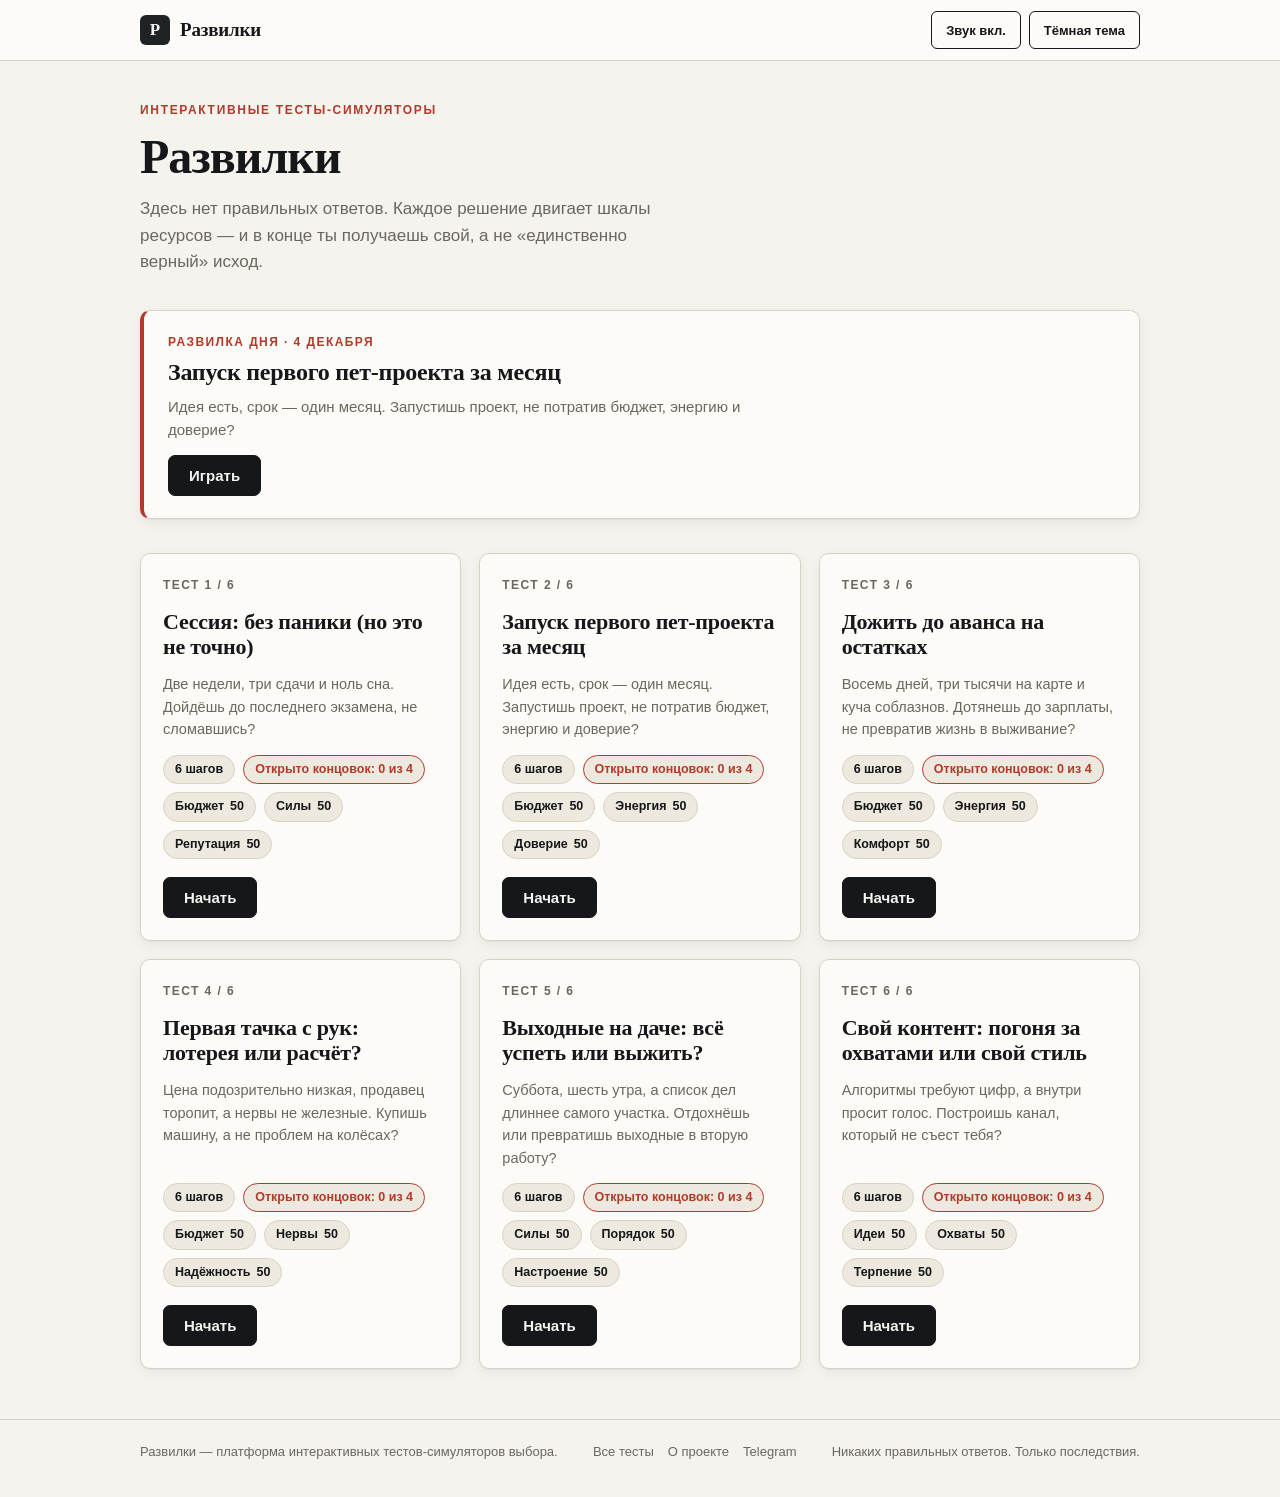
<file: index.html>
<!DOCTYPE html>
<html lang="ru">
<head>
  <meta charset="UTF-8">
  <meta name="viewport" content="width=device-width, initial-scale=1.0">
  <title>Развилки — интерактивные тесты-симуляторы выбора</title>
  <meta name="description" content="Интерактивные тесты-симуляторы выбора: каждое решение двигает шкалы ресурсов и ведёт к своему исходу.">
  <meta name="theme-color" content="#F5F3EE">

  <meta property="og:title" content="Развилки — интерактивные тесты-симуляторы выбора">
  <meta property="og:description" content="Интерактивные тесты-симуляторы выбора: каждое решение двигает шкалы ресурсов и ведёт к своему исходу.">
  <meta property="og:type" content="website">
  <meta property="og:site_name" content="Развилки">
  <meta property="og:locale" content="ru_RU">
  <meta property="og:url" content="https://razvilki.vercel.app/">
  <meta property="og:image" content="https://razvilki.vercel.app/og-image.png">
  <meta property="og:image:type" content="image/png">
  <meta property="og:image:width" content="1200">
  <meta property="og:image:height" content="630">
  <meta property="og:image:alt" content="Развилки — интерактивные тесты-симуляторы выбора">

  <meta name="twitter:card" content="summary_large_image">
  <meta name="twitter:title" content="Развилки — интерактивные тесты-симуляторы выбора">
  <meta name="twitter:description" content="Интерактивные тесты-симуляторы выбора: каждое решение двигает шкалы ресурсов и ведёт к своему исходу.">
  <meta name="twitter:image" content="https://razvilki.vercel.app/og-image.png">

  <link rel="canonical" href="https://razvilki.vercel.app/">

  <link rel="icon" type="image/svg+xml" href="data:image/svg+xml,%3Csvg%20xmlns='http://www.w3.org/2000/svg'%20viewBox='0%200%2064%2064'%3E%3Crect%20width='64'%20height='64'%20rx='12'%20fill='%23B23A2A'/%3E%3Cpath%20d='M32%2052V32M32%2032L16%2014M32%2032L48%2014'%20stroke='%23FCFBF8'%20stroke-width='7'%20stroke-linecap='round'/%3E%3C/svg%3E">

  <script>
    (function () {
      try {
        var saved = localStorage.getItem('razvilki_theme');
        var dark = saved ? saved === 'dark'
          : (window.matchMedia && window.matchMedia('(prefers-color-scheme: dark)').matches);
        document.documentElement.setAttribute('data-theme', dark ? 'dark' : 'light');
      } catch (e) {}
    })();
  </script>

  <!-- Yandex.Metrika counter -->
  <script type="text/javascript">
    (function (m, e, t, r, i, k, a) {
      m[i] = m[i] || function () { (m[i].a = m[i].a || []).push(arguments); };
      m[i].l = 1 * new Date();
      for (var j = 0; j < document.scripts.length; j++) { if (document.scripts[j].src === r) { return; } }
      k = e.createElement(t), a = e.getElementsByTagName(t)[0], k.async = 1, k.src = r, a.parentNode.insertBefore(k, a);
    })(window, document, 'script', 'https://mc.yandex.ru/metrika/tag.js?id=114490918', 'ym');

    ym(114490918, 'init', { ssr: true, webvisor: true, clickmap: true, trackHash: true, ecommerce: 'dataLayer', referrer: document.referrer, url: location.href, accurateTrackBounce: true, trackLinks: true });
  </script>
  <!-- /Yandex.Metrika counter -->

  <link rel="stylesheet" href="style.css?v=4">
</head>
<body>
  <a class="skip-link" href="#app">Перейти к содержимому</a>

  <header class="site-header">
    <div class="shell header-inner">
      <a class="brand" href="#" id="brandLink" aria-label="На главную">
        <span class="brand-mark" aria-hidden="true">Р</span>
        <span class="brand-name">Развилки</span>
      </a>
      <div class="header-actions">
        <button class="theme-toggle" id="soundToggle" type="button" aria-pressed="true">Звук вкл.</button>
        <button class="theme-toggle" id="themeToggle" type="button" aria-label="Переключить тему">Тёмная тема</button>
      </div>
    </div>
  </header>

  <!-- Статичный заголовок для поисковиков и первого кадра: app.js заменяет этот блок своим рендером. -->
  <main class="shell" id="app" tabindex="-1">
    <section class="hero">
      <p class="hero-kicker">Интерактивные тесты-симуляторы</p>
      <h1 class="hero-title">Развилки</h1>
      <p class="hero-sub">Здесь нет правильных ответов. Каждое решение двигает шкалы ресурсов — и в конце ты получаешь свой, а не «единственно верный» исход.</p>
    </section>
  </main>
  <div class="sr-only" id="status" role="status" aria-live="polite"></div>

  <noscript>
    <p class="shell notice">Для прохождения тестов нужен JavaScript — включите его в настройках браузера.</p>
  </noscript>

  <footer class="site-footer">
    <div class="shell footer-inner">
      <span>Развилки — платформа интерактивных тестов-симуляторов выбора.</span>
      <nav class="footer-nav" aria-label="Разделы сайта">
        <a href="tests/">Все тесты</a>
        <a href="about/">О проекте</a>
        <a href="https://t.me/anya_bsdym" target="_blank" rel="noopener">Telegram</a>
      </nav>
      <span class="footer-note">Никаких правильных ответов. Только последствия.</span>
    </div>
  </footer>

  <script src="scenarios.js?v=4"></script>
  <script src="app.js?v=4"></script>
  <noscript><div><img src="https://mc.yandex.ru/watch/114490918" style="position:absolute; left:-9999px;" alt="" /></div></noscript>
</body>
</html>
</file>
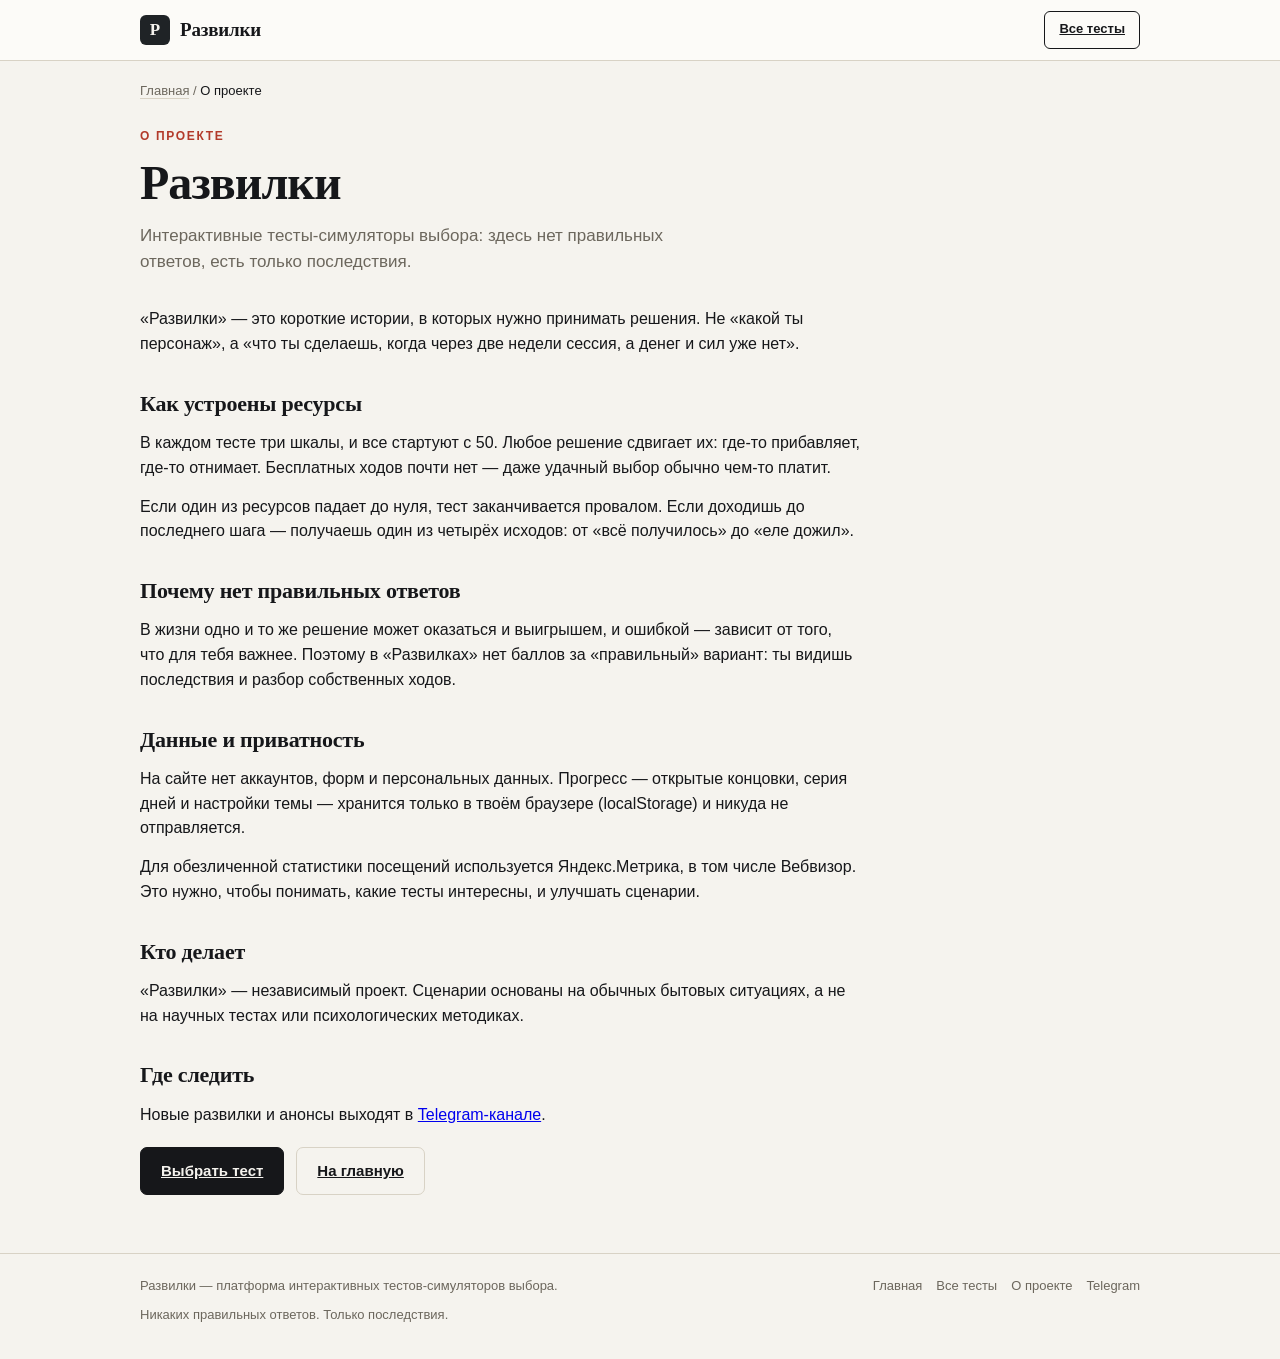
<file: about/index.html>
<!DOCTYPE html>
<html lang="ru">
<head>
  <meta charset="UTF-8">
  <meta name="viewport" content="width=device-width, initial-scale=1.0">
  <title>О проекте — Развилки</title>
  <meta name="description" content="Как устроены «Развилки»: три ресурса, решения с ценой, четыре исхода и никаких правильных ответов.">
  <meta name="theme-color" content="#F5F3EE">

  <meta property="og:type" content="website">
  <meta property="og:site_name" content="Развилки">
  <meta property="og:locale" content="ru_RU">
  <meta property="og:title" content="О проекте — Развилки">
  <meta property="og:description" content="Как устроены «Развилки»: три ресурса, решения с ценой, четыре исхода и никаких правильных ответов.">
  <meta property="og:url" content="https://razvilki.vercel.app/about/">
  <meta property="og:image" content="https://razvilki.vercel.app/og-image.png">
  <meta property="og:image:type" content="image/png">
  <meta property="og:image:width" content="1200">
  <meta property="og:image:height" content="630">

  <meta name="twitter:card" content="summary_large_image">
  <meta name="twitter:title" content="О проекте — Развилки">
  <meta name="twitter:description" content="Как устроены «Развилки»: три ресурса, решения с ценой, четыре исхода и никаких правильных ответов.">
  <meta name="twitter:image" content="https://razvilki.vercel.app/og-image.png">

  <link rel="canonical" href="https://razvilki.vercel.app/about/">
  <link rel="icon" type="image/svg+xml" href="data:image/svg+xml,%3Csvg%20xmlns='http://www.w3.org/2000/svg'%20viewBox='0%200%2064%2064'%3E%3Crect%20width='64'%20height='64'%20rx='12'%20fill='%23B23A2A'/%3E%3Cpath%20d='M32%2052V32M32%2032L16%2014M32%2032L48%2014'%20stroke='%23FCFBF8'%20stroke-width='7'%20stroke-linecap='round'/%3E%3C/svg%3E">

  <script>
    (function () {
      try {
        var saved = localStorage.getItem('razvilki_theme');
        var dark = saved ? saved === 'dark'
          : (window.matchMedia && window.matchMedia('(prefers-color-scheme: dark)').matches);
        document.documentElement.setAttribute('data-theme', dark ? 'dark' : 'light');
        var meta = document.querySelector('meta[name="theme-color"]');
        if (meta) meta.setAttribute('content', dark ? '#16171A' : '#F5F3EE');
      } catch (e) {}
    })();
  </script>

  <link rel="stylesheet" href="../style.css?v=4">
  <!-- Yandex.Metrika counter -->
  <script type="text/javascript">
    (function (m, e, t, r, i, k, a) {
      m[i] = m[i] || function () { (m[i].a = m[i].a || []).push(arguments); };
      m[i].l = 1 * new Date();
      for (var j = 0; j < document.scripts.length; j++) { if (document.scripts[j].src === r) { return; } }
      k = e.createElement(t), a = e.getElementsByTagName(t)[0], k.async = 1, k.src = r, a.parentNode.insertBefore(k, a);
    })(window, document, 'script', 'https://mc.yandex.ru/metrika/tag.js?id=114490918', 'ym');

    ym(114490918, 'init', { ssr: true, webvisor: true, clickmap: true, accurateTrackBounce: true, trackLinks: true });
  </script>
  <!-- /Yandex.Metrika counter -->
  <script type="application/ld+json">
{
  "@context": "https://schema.org",
  "@type": "BreadcrumbList",
  "itemListElement": [
    {
      "@type": "ListItem",
      "position": 1,
      "name": "Главная",
      "item": "https://razvilki.vercel.app/"
    },
    {
      "@type": "ListItem",
      "position": 2,
      "name": "О проекте",
      "item": "https://razvilki.vercel.app/about/"
    }
  ]
}
  </script>
</head>
<body>
  <a class="skip-link" href="#main">Перейти к содержимому</a>

  <header class="site-header">
    <div class="shell header-inner">
      <a class="brand" href="../" aria-label="На главную">
        <span class="brand-mark" aria-hidden="true">Р</span>
        <span class="brand-name">Развилки</span>
      </a>
      <div class="header-actions">
        <a class="theme-toggle" href="../tests/">Все тесты</a>
      </div>
    </div>
  </header>

  <main class="shell landing" id="main">
    <nav class="breadcrumbs" aria-label="Хлебные крошки">
      <a href="../">Главная</a> / <span class="current">О проекте</span>
    </nav>
    <section class="landing-hero">
      <p class="hero-kicker">О проекте</p>
      <h1 class="hero-title">Развилки</h1>
      <p class="hero-sub">Интерактивные тесты-симуляторы выбора: здесь нет правильных ответов, есть только последствия.</p>
    </section>
    <div class="landing-text">
      <p>«Развилки» — это короткие истории, в которых нужно принимать решения. Не «какой ты персонаж», а «что ты сделаешь, когда через две недели сессия, а денег и сил уже нет».</p>
      <h2>Как устроены ресурсы</h2>
      <p>В каждом тесте три шкалы, и все стартуют с 50. Любое решение сдвигает их: где-то прибавляет, где-то отнимает. Бесплатных ходов почти нет — даже удачный выбор обычно чем-то платит.</p>
      <p>Если один из ресурсов падает до нуля, тест заканчивается провалом. Если доходишь до последнего шага — получаешь один из четырёх исходов: от «всё получилось» до «еле дожил».</p>
      <h2>Почему нет правильных ответов</h2>
      <p>В жизни одно и то же решение может оказаться и выигрышем, и ошибкой — зависит от того, что для тебя важнее. Поэтому в «Развилках» нет баллов за «правильный» вариант: ты видишь последствия и разбор собственных ходов.</p>
      <h2>Данные и приватность</h2>
      <p>На сайте нет аккаунтов, форм и персональных данных. Прогресс — открытые концовки, серия дней и настройки темы — хранится только в твоём браузере (localStorage) и никуда не отправляется.</p>
      <p>Для обезличенной статистики посещений используется Яндекс.Метрика, в том числе Вебвизор. Это нужно, чтобы понимать, какие тесты интересны, и улучшать сценарии.</p>
      <h2>Кто делает</h2>
      <p>«Развилки» — независимый проект. Сценарии основаны на обычных бытовых ситуациях, а не на научных тестах или психологических методиках.</p>
      <h2>Где следить</h2>
      <p>Новые развилки и анонсы выходят в <a href="https://t.me/anya_bsdym" target="_blank" rel="noopener">Telegram-канале</a>.</p>
      <div class="cta-row">
        <a class="btn" href="../tests/">Выбрать тест</a>
        <a class="btn btn-ghost" href="../">На главную</a>
      </div>
    </div>

  </main>

  <footer class="site-footer">
    <div class="shell footer-inner">
      <span>Развилки — платформа интерактивных тестов-симуляторов выбора.</span>
      <nav class="footer-nav" aria-label="Разделы сайта">
        <a href="../">Главная</a>
        <a href="../tests/">Все тесты</a>
        <a href="../about/">О проекте</a>
        <a href="https://t.me/anya_bsdym" target="_blank" rel="noopener">Telegram</a>
      </nav>
      <span class="footer-note">Никаких правильных ответов. Только последствия.</span>
    </div>
  </footer>
  <noscript><div><img src="https://mc.yandex.ru/watch/114490918" style="position:absolute; left:-9999px;" alt="" /></div></noscript>
</body>
</html>
</file>
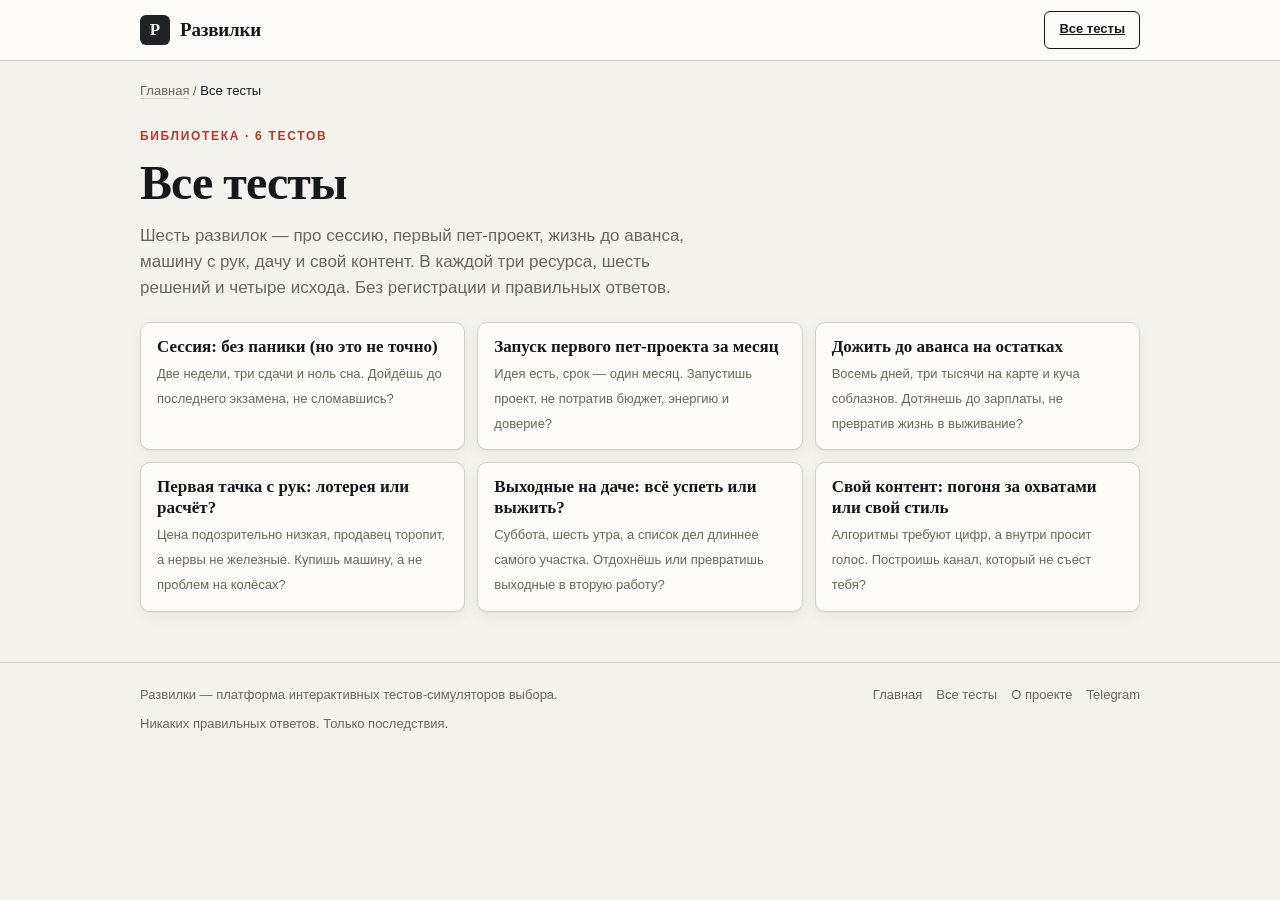
<file: tests/index.html>
<!DOCTYPE html>
<html lang="ru">
<head>
  <meta charset="UTF-8">
  <meta name="viewport" content="width=device-width, initial-scale=1.0">
  <title>Все тесты — Развилки</title>
  <meta name="description" content="Шесть интерактивных тестов-симуляторов выбора: сессия, пет-проект, жизнь до аванса, первая машина, дача и свой контент.">
  <meta name="theme-color" content="#F5F3EE">

  <meta property="og:type" content="website">
  <meta property="og:site_name" content="Развилки">
  <meta property="og:locale" content="ru_RU">
  <meta property="og:title" content="Все тесты — Развилки">
  <meta property="og:description" content="Шесть интерактивных тестов-симуляторов выбора: сессия, пет-проект, жизнь до аванса, первая машина, дача и свой контент.">
  <meta property="og:url" content="https://razvilki.vercel.app/tests/">
  <meta property="og:image" content="https://razvilki.vercel.app/og-image.png">
  <meta property="og:image:type" content="image/png">
  <meta property="og:image:width" content="1200">
  <meta property="og:image:height" content="630">

  <meta name="twitter:card" content="summary_large_image">
  <meta name="twitter:title" content="Все тесты — Развилки">
  <meta name="twitter:description" content="Шесть интерактивных тестов-симуляторов выбора: сессия, пет-проект, жизнь до аванса, первая машина, дача и свой контент.">
  <meta name="twitter:image" content="https://razvilki.vercel.app/og-image.png">

  <link rel="canonical" href="https://razvilki.vercel.app/tests/">
  <link rel="icon" type="image/svg+xml" href="data:image/svg+xml,%3Csvg%20xmlns='http://www.w3.org/2000/svg'%20viewBox='0%200%2064%2064'%3E%3Crect%20width='64'%20height='64'%20rx='12'%20fill='%23B23A2A'/%3E%3Cpath%20d='M32%2052V32M32%2032L16%2014M32%2032L48%2014'%20stroke='%23FCFBF8'%20stroke-width='7'%20stroke-linecap='round'/%3E%3C/svg%3E">

  <script>
    (function () {
      try {
        var saved = localStorage.getItem('razvilki_theme');
        var dark = saved ? saved === 'dark'
          : (window.matchMedia && window.matchMedia('(prefers-color-scheme: dark)').matches);
        document.documentElement.setAttribute('data-theme', dark ? 'dark' : 'light');
        var meta = document.querySelector('meta[name="theme-color"]');
        if (meta) meta.setAttribute('content', dark ? '#16171A' : '#F5F3EE');
      } catch (e) {}
    })();
  </script>

  <link rel="stylesheet" href="../style.css?v=4">
  <!-- Yandex.Metrika counter -->
  <script type="text/javascript">
    (function (m, e, t, r, i, k, a) {
      m[i] = m[i] || function () { (m[i].a = m[i].a || []).push(arguments); };
      m[i].l = 1 * new Date();
      for (var j = 0; j < document.scripts.length; j++) { if (document.scripts[j].src === r) { return; } }
      k = e.createElement(t), a = e.getElementsByTagName(t)[0], k.async = 1, k.src = r, a.parentNode.insertBefore(k, a);
    })(window, document, 'script', 'https://mc.yandex.ru/metrika/tag.js?id=114490918', 'ym');

    ym(114490918, 'init', { ssr: true, webvisor: true, clickmap: true, accurateTrackBounce: true, trackLinks: true });
  </script>
  <!-- /Yandex.Metrika counter -->
  <script type="application/ld+json">
{
  "@context": "https://schema.org",
  "@type": "ItemList",
  "name": "Тесты «Развилок»",
  "itemListElement": [
    {
      "@type": "ListItem",
      "position": 1,
      "url": "https://razvilki.vercel.app/tests/session-panic/",
      "name": "Сессия: без паники (но это не точно)"
    },
    {
      "@type": "ListItem",
      "position": 2,
      "url": "https://razvilki.vercel.app/tests/pet-project/",
      "name": "Запуск первого пет-проекта за месяц"
    },
    {
      "@type": "ListItem",
      "position": 3,
      "url": "https://razvilki.vercel.app/tests/till-payday/",
      "name": "Дожить до аванса на остатках"
    },
    {
      "@type": "ListItem",
      "position": 4,
      "url": "https://razvilki.vercel.app/tests/first-car/",
      "name": "Первая тачка с рук: лотерея или расчёт?"
    },
    {
      "@type": "ListItem",
      "position": 5,
      "url": "https://razvilki.vercel.app/tests/dacha-weekend/",
      "name": "Выходные на даче: всё успеть или выжить?"
    },
    {
      "@type": "ListItem",
      "position": 6,
      "url": "https://razvilki.vercel.app/tests/own-content/",
      "name": "Свой контент: погоня за охватами или свой стиль"
    }
  ]
}
  </script>
</head>
<body>
  <a class="skip-link" href="#main">Перейти к содержимому</a>

  <header class="site-header">
    <div class="shell header-inner">
      <a class="brand" href="../" aria-label="На главную">
        <span class="brand-mark" aria-hidden="true">Р</span>
        <span class="brand-name">Развилки</span>
      </a>
      <div class="header-actions">
        <a class="theme-toggle" href="../tests/">Все тесты</a>
      </div>
    </div>
  </header>

  <main class="shell landing" id="main">
    <nav class="breadcrumbs" aria-label="Хлебные крошки">
      <a href="../">Главная</a> / <span class="current">Все тесты</span>
    </nav>
    <section class="landing-hero">
      <p class="hero-kicker">Библиотека · 6 тестов</p>
      <h1 class="hero-title">Все тесты</h1>
      <p class="hero-sub">Шесть развилок — про сессию, первый пет-проект, жизнь до аванса, машину с рук, дачу и свой контент. В каждой три ресурса, шесть решений и четыре исхода. Без регистрации и правильных ответов.</p>
    </section>
    <div class="test-links">
      <a class="test-link" href="session-panic/"><b>Сессия: без паники (но это не точно)</b><span>Две недели, три сдачи и ноль сна. Дойдёшь до последнего экзамена, не сломавшись?</span></a>
      <a class="test-link" href="pet-project/"><b>Запуск первого пет-проекта за месяц</b><span>Идея есть, срок — один месяц. Запустишь проект, не потратив бюджет, энергию и доверие?</span></a>
      <a class="test-link" href="till-payday/"><b>Дожить до аванса на остатках</b><span>Восемь дней, три тысячи на карте и куча соблазнов. Дотянешь до зарплаты, не превратив жизнь в выживание?</span></a>
      <a class="test-link" href="first-car/"><b>Первая тачка с рук: лотерея или расчёт?</b><span>Цена подозрительно низкая, продавец торопит, а нервы не железные. Купишь машину, а не проблем на колёсах?</span></a>
      <a class="test-link" href="dacha-weekend/"><b>Выходные на даче: всё успеть или выжить?</b><span>Суббота, шесть утра, а список дел длиннее самого участка. Отдохнёшь или превратишь выходные в вторую работу?</span></a>
      <a class="test-link" href="own-content/"><b>Свой контент: погоня за охватами или свой стиль</b><span>Алгоритмы требуют цифр, а внутри просит голос. Построишь канал, который не съест тебя?</span></a>
    </div>

  </main>

  <footer class="site-footer">
    <div class="shell footer-inner">
      <span>Развилки — платформа интерактивных тестов-симуляторов выбора.</span>
      <nav class="footer-nav" aria-label="Разделы сайта">
        <a href="../">Главная</a>
        <a href="../tests/">Все тесты</a>
        <a href="../about/">О проекте</a>
        <a href="https://t.me/anya_bsdym" target="_blank" rel="noopener">Telegram</a>
      </nav>
      <span class="footer-note">Никаких правильных ответов. Только последствия.</span>
    </div>
  </footer>
  <noscript><div><img src="https://mc.yandex.ru/watch/114490918" style="position:absolute; left:-9999px;" alt="" /></div></noscript>
</body>
</html>
</file>
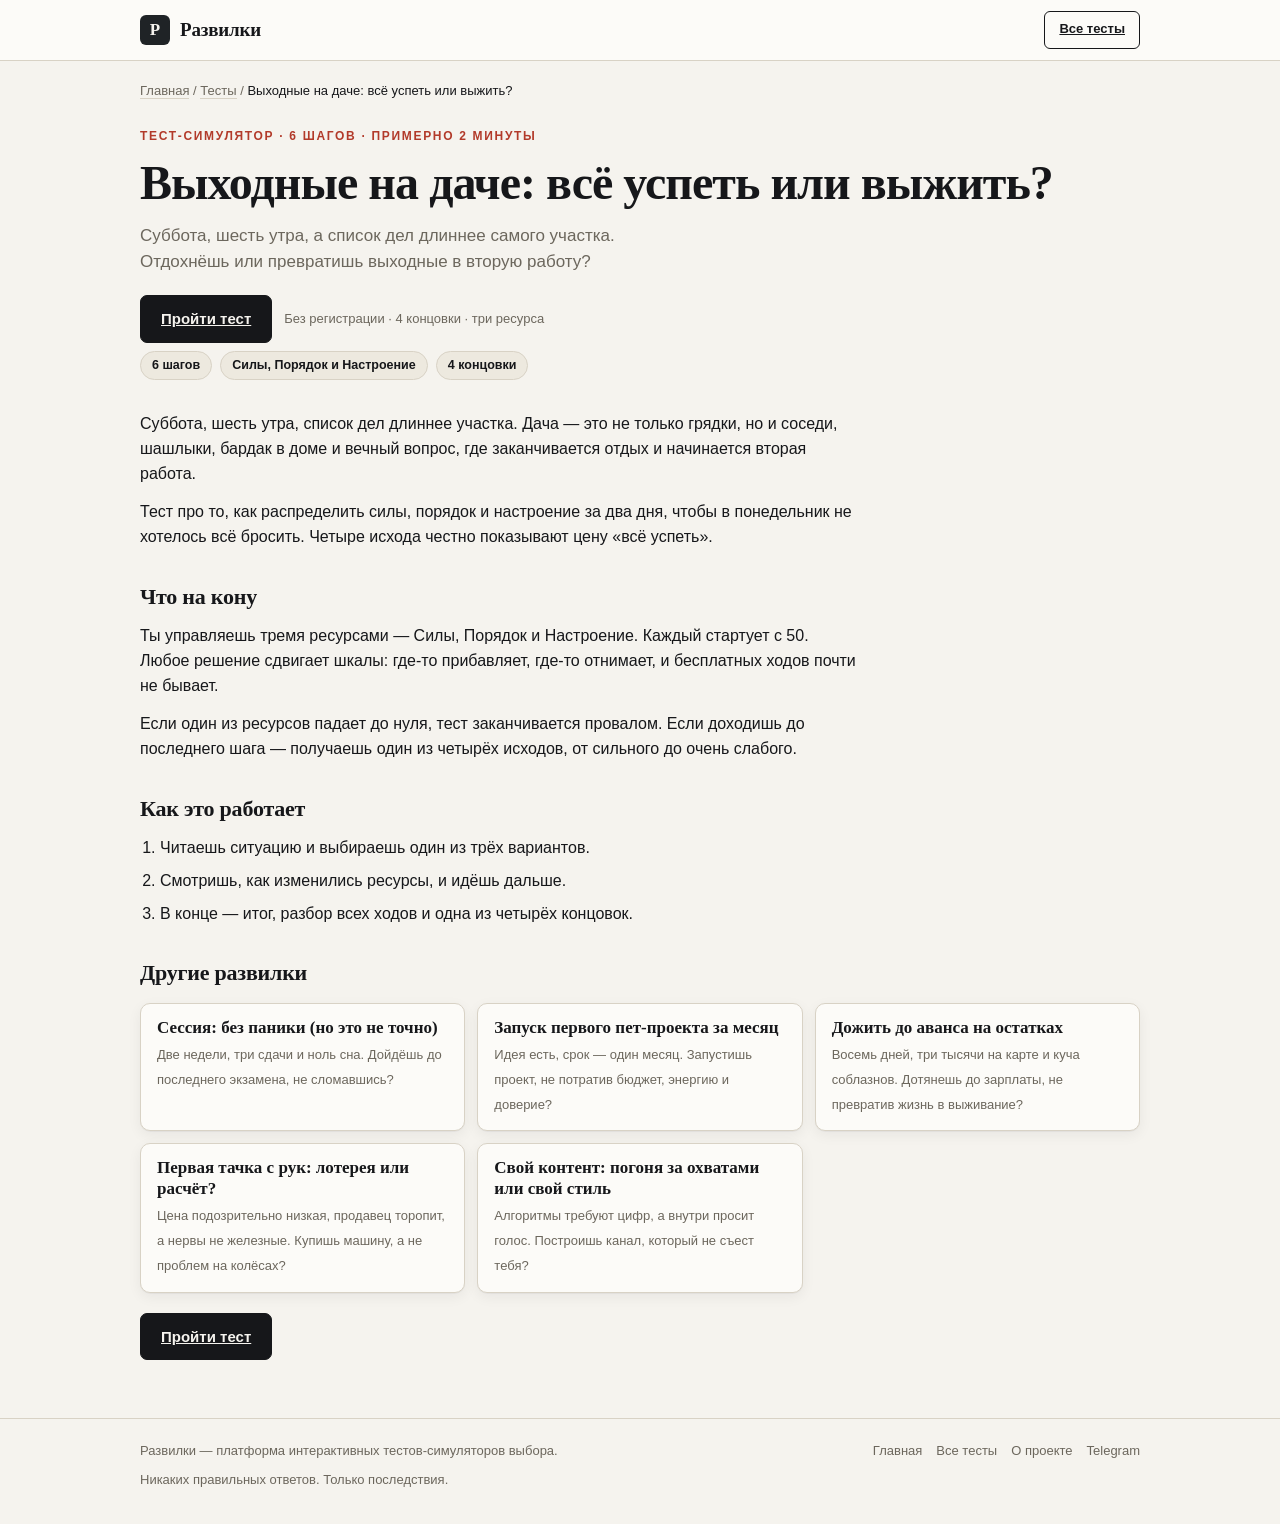
<file: tests/dacha-weekend/index.html>
<!DOCTYPE html>
<html lang="ru">
<head>
  <meta charset="UTF-8">
  <meta name="viewport" content="width=device-width, initial-scale=1.0">
  <title>Выходные на даче: всё успеть или выжить? — тест | Развилки</title>
  <meta name="description" content="Суббота, шесть утра, а список дел длиннее самого участка. Отдохнёшь или превратишь выходные в вторую работу? Пройди тест-симулятор за две минуты.">
  <meta name="theme-color" content="#F5F3EE">

  <meta property="og:type" content="website">
  <meta property="og:site_name" content="Развилки">
  <meta property="og:locale" content="ru_RU">
  <meta property="og:title" content="Выходные на даче: всё успеть или выжить? — тест | Развилки">
  <meta property="og:description" content="Суббота, шесть утра, а список дел длиннее самого участка. Отдохнёшь или превратишь выходные в вторую работу? Пройди тест-симулятор за две минуты.">
  <meta property="og:url" content="https://razvilki.vercel.app/tests/dacha-weekend/">
  <meta property="og:image" content="https://razvilki.vercel.app/og-image.png">
  <meta property="og:image:type" content="image/png">
  <meta property="og:image:width" content="1200">
  <meta property="og:image:height" content="630">

  <meta name="twitter:card" content="summary_large_image">
  <meta name="twitter:title" content="Выходные на даче: всё успеть или выжить? — тест | Развилки">
  <meta name="twitter:description" content="Суббота, шесть утра, а список дел длиннее самого участка. Отдохнёшь или превратишь выходные в вторую работу? Пройди тест-симулятор за две минуты.">
  <meta name="twitter:image" content="https://razvilki.vercel.app/og-image.png">

  <link rel="canonical" href="https://razvilki.vercel.app/tests/dacha-weekend/">
  <link rel="icon" type="image/svg+xml" href="data:image/svg+xml,%3Csvg%20xmlns='http://www.w3.org/2000/svg'%20viewBox='0%200%2064%2064'%3E%3Crect%20width='64'%20height='64'%20rx='12'%20fill='%23B23A2A'/%3E%3Cpath%20d='M32%2052V32M32%2032L16%2014M32%2032L48%2014'%20stroke='%23FCFBF8'%20stroke-width='7'%20stroke-linecap='round'/%3E%3C/svg%3E">

  <script>
    (function () {
      try {
        var saved = localStorage.getItem('razvilki_theme');
        var dark = saved ? saved === 'dark'
          : (window.matchMedia && window.matchMedia('(prefers-color-scheme: dark)').matches);
        document.documentElement.setAttribute('data-theme', dark ? 'dark' : 'light');
        var meta = document.querySelector('meta[name="theme-color"]');
        if (meta) meta.setAttribute('content', dark ? '#16171A' : '#F5F3EE');
      } catch (e) {}
    })();
  </script>

  <link rel="stylesheet" href="../../style.css?v=4">
  <!-- Yandex.Metrika counter -->
  <script type="text/javascript">
    (function (m, e, t, r, i, k, a) {
      m[i] = m[i] || function () { (m[i].a = m[i].a || []).push(arguments); };
      m[i].l = 1 * new Date();
      for (var j = 0; j < document.scripts.length; j++) { if (document.scripts[j].src === r) { return; } }
      k = e.createElement(t), a = e.getElementsByTagName(t)[0], k.async = 1, k.src = r, a.parentNode.insertBefore(k, a);
    })(window, document, 'script', 'https://mc.yandex.ru/metrika/tag.js?id=114490918', 'ym');

    ym(114490918, 'init', { ssr: true, webvisor: true, clickmap: true, accurateTrackBounce: true, trackLinks: true });
  </script>
  <!-- /Yandex.Metrika counter -->
  <script type="application/ld+json">
{
  "@context": "https://schema.org",
  "@type": "BreadcrumbList",
  "itemListElement": [
    {
      "@type": "ListItem",
      "position": 1,
      "name": "Главная",
      "item": "https://razvilki.vercel.app/"
    },
    {
      "@type": "ListItem",
      "position": 2,
      "name": "Тесты",
      "item": "https://razvilki.vercel.app/tests/"
    },
    {
      "@type": "ListItem",
      "position": 3,
      "name": "Выходные на даче: всё успеть или выжить?",
      "item": "https://razvilki.vercel.app/tests/dacha-weekend/"
    }
  ]
}
  </script>
</head>
<body>
  <a class="skip-link" href="#main">Перейти к содержимому</a>

  <header class="site-header">
    <div class="shell header-inner">
      <a class="brand" href="../../" aria-label="На главную">
        <span class="brand-mark" aria-hidden="true">Р</span>
        <span class="brand-name">Развилки</span>
      </a>
      <div class="header-actions">
        <a class="theme-toggle" href="../../tests/">Все тесты</a>
      </div>
    </div>
  </header>

  <main class="shell landing" id="main">
    <nav class="breadcrumbs" aria-label="Хлебные крошки"><a href="../../">Главная</a> / <a href="../../tests/">Тесты</a> / <span class="current">Выходные на даче: всё успеть или выжить?</span></nav>
    <section class="landing-hero">
      <p class="hero-kicker">Тест-симулятор · 6 шагов · примерно 2 минуты</p>
      <h1 class="hero-title">Выходные на даче: всё успеть или выжить?</h1>
      <p class="hero-sub">Суббота, шесть утра, а список дел длиннее самого участка. Отдохнёшь или превратишь выходные в вторую работу?</p>
      <div class="cta-row">
        <a class="btn" href="../../#/dacha-weekend">Пройти тест</a>
        <span class="cta-note">Без регистрации · 4 концовки · три ресурса</span>
      </div>
      <div class="card-meta">
        <span class="chip">6 шагов</span>
        <span class="chip">Силы, Порядок и Настроение</span>
        <span class="chip">4 концовки</span>
      </div>
    </section>

    <div class="landing-text">
    <p>Суббота, шесть утра, список дел длиннее участка. Дача — это не только грядки, но и соседи, шашлыки, бардак в доме и вечный вопрос, где заканчивается отдых и начинается вторая работа.</p>
    <p>Тест про то, как распределить силы, порядок и настроение за два дня, чтобы в понедельник не хотелось всё бросить. Четыре исхода честно показывают цену «всё успеть».</p>
      <h2>Что на кону</h2>
      <p>Ты управляешь тремя ресурсами — Силы, Порядок и Настроение. Каждый стартует с 50. Любое решение сдвигает шкалы: где-то прибавляет, где-то отнимает, и бесплатных ходов почти не бывает.</p>
      <p>Если один из ресурсов падает до нуля, тест заканчивается провалом. Если доходишь до последнего шага — получаешь один из четырёх исходов, от сильного до очень слабого.</p>
      <h2>Как это работает</h2>
      <ol class="how-list">
        <li>Читаешь ситуацию и выбираешь один из трёх вариантов.</li>
        <li>Смотришь, как изменились ресурсы, и идёшь дальше.</li>
        <li>В конце — итог, разбор всех ходов и одна из четырёх концовок.</li>
      </ol>
      <h2>Другие развилки</h2>
    </div>
    <div class="test-links">
        <a class="test-link" href="../../tests/session-panic/"><b>Сессия: без паники (но это не точно)</b><span>Две недели, три сдачи и ноль сна. Дойдёшь до последнего экзамена, не сломавшись?</span></a>
        <a class="test-link" href="../../tests/pet-project/"><b>Запуск первого пет-проекта за месяц</b><span>Идея есть, срок — один месяц. Запустишь проект, не потратив бюджет, энергию и доверие?</span></a>
        <a class="test-link" href="../../tests/till-payday/"><b>Дожить до аванса на остатках</b><span>Восемь дней, три тысячи на карте и куча соблазнов. Дотянешь до зарплаты, не превратив жизнь в выживание?</span></a>
        <a class="test-link" href="../../tests/first-car/"><b>Первая тачка с рук: лотерея или расчёт?</b><span>Цена подозрительно низкая, продавец торопит, а нервы не железные. Купишь машину, а не проблем на колёсах?</span></a>
        <a class="test-link" href="../../tests/own-content/"><b>Свой контент: погоня за охватами или свой стиль</b><span>Алгоритмы требуют цифр, а внутри просит голос. Построишь канал, который не съест тебя?</span></a>
    </div>

    <div class="cta-row">
      <a class="btn" href="../../#/dacha-weekend">Пройти тест</a>
    </div>

  </main>

  <footer class="site-footer">
    <div class="shell footer-inner">
      <span>Развилки — платформа интерактивных тестов-симуляторов выбора.</span>
      <nav class="footer-nav" aria-label="Разделы сайта">
        <a href="../../">Главная</a>
        <a href="../../tests/">Все тесты</a>
        <a href="../../about/">О проекте</a>
        <a href="https://t.me/anya_bsdym" target="_blank" rel="noopener">Telegram</a>
      </nav>
      <span class="footer-note">Никаких правильных ответов. Только последствия.</span>
    </div>
  </footer>
  <noscript><div><img src="https://mc.yandex.ru/watch/114490918" style="position:absolute; left:-9999px;" alt="" /></div></noscript>
</body>
</html>
</file>
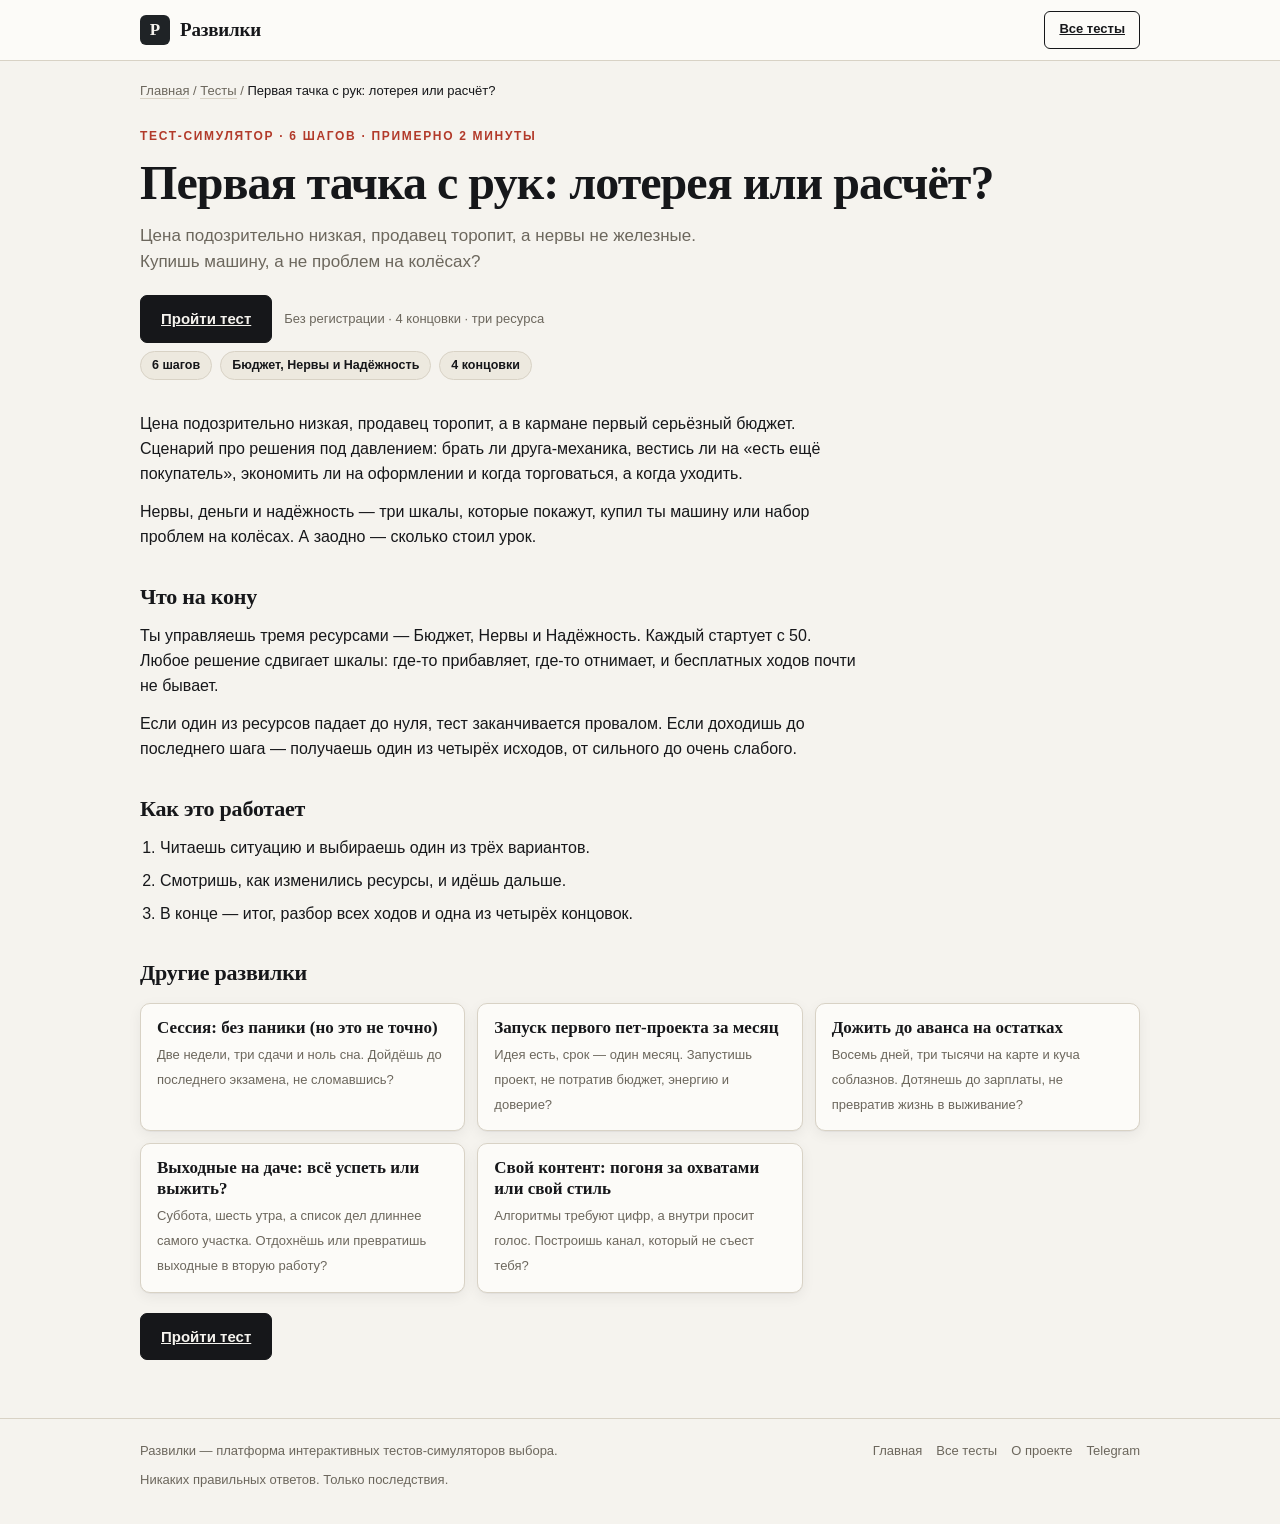
<file: tests/first-car/index.html>
<!DOCTYPE html>
<html lang="ru">
<head>
  <meta charset="UTF-8">
  <meta name="viewport" content="width=device-width, initial-scale=1.0">
  <title>Первая тачка с рук: лотерея или расчёт? — тест | Развилки</title>
  <meta name="description" content="Цена подозрительно низкая, продавец торопит, а нервы не железные. Купишь машину, а не проблем на колёсах? Пройди тест-симулятор за две минуты.">
  <meta name="theme-color" content="#F5F3EE">

  <meta property="og:type" content="website">
  <meta property="og:site_name" content="Развилки">
  <meta property="og:locale" content="ru_RU">
  <meta property="og:title" content="Первая тачка с рук: лотерея или расчёт? — тест | Развилки">
  <meta property="og:description" content="Цена подозрительно низкая, продавец торопит, а нервы не железные. Купишь машину, а не проблем на колёсах? Пройди тест-симулятор за две минуты.">
  <meta property="og:url" content="https://razvilki.vercel.app/tests/first-car/">
  <meta property="og:image" content="https://razvilki.vercel.app/og-image.png">
  <meta property="og:image:type" content="image/png">
  <meta property="og:image:width" content="1200">
  <meta property="og:image:height" content="630">

  <meta name="twitter:card" content="summary_large_image">
  <meta name="twitter:title" content="Первая тачка с рук: лотерея или расчёт? — тест | Развилки">
  <meta name="twitter:description" content="Цена подозрительно низкая, продавец торопит, а нервы не железные. Купишь машину, а не проблем на колёсах? Пройди тест-симулятор за две минуты.">
  <meta name="twitter:image" content="https://razvilki.vercel.app/og-image.png">

  <link rel="canonical" href="https://razvilki.vercel.app/tests/first-car/">
  <link rel="icon" type="image/svg+xml" href="data:image/svg+xml,%3Csvg%20xmlns='http://www.w3.org/2000/svg'%20viewBox='0%200%2064%2064'%3E%3Crect%20width='64'%20height='64'%20rx='12'%20fill='%23B23A2A'/%3E%3Cpath%20d='M32%2052V32M32%2032L16%2014M32%2032L48%2014'%20stroke='%23FCFBF8'%20stroke-width='7'%20stroke-linecap='round'/%3E%3C/svg%3E">

  <script>
    (function () {
      try {
        var saved = localStorage.getItem('razvilki_theme');
        var dark = saved ? saved === 'dark'
          : (window.matchMedia && window.matchMedia('(prefers-color-scheme: dark)').matches);
        document.documentElement.setAttribute('data-theme', dark ? 'dark' : 'light');
        var meta = document.querySelector('meta[name="theme-color"]');
        if (meta) meta.setAttribute('content', dark ? '#16171A' : '#F5F3EE');
      } catch (e) {}
    })();
  </script>

  <link rel="stylesheet" href="../../style.css?v=4">
  <!-- Yandex.Metrika counter -->
  <script type="text/javascript">
    (function (m, e, t, r, i, k, a) {
      m[i] = m[i] || function () { (m[i].a = m[i].a || []).push(arguments); };
      m[i].l = 1 * new Date();
      for (var j = 0; j < document.scripts.length; j++) { if (document.scripts[j].src === r) { return; } }
      k = e.createElement(t), a = e.getElementsByTagName(t)[0], k.async = 1, k.src = r, a.parentNode.insertBefore(k, a);
    })(window, document, 'script', 'https://mc.yandex.ru/metrika/tag.js?id=114490918', 'ym');

    ym(114490918, 'init', { ssr: true, webvisor: true, clickmap: true, accurateTrackBounce: true, trackLinks: true });
  </script>
  <!-- /Yandex.Metrika counter -->
  <script type="application/ld+json">
{
  "@context": "https://schema.org",
  "@type": "BreadcrumbList",
  "itemListElement": [
    {
      "@type": "ListItem",
      "position": 1,
      "name": "Главная",
      "item": "https://razvilki.vercel.app/"
    },
    {
      "@type": "ListItem",
      "position": 2,
      "name": "Тесты",
      "item": "https://razvilki.vercel.app/tests/"
    },
    {
      "@type": "ListItem",
      "position": 3,
      "name": "Первая тачка с рук: лотерея или расчёт?",
      "item": "https://razvilki.vercel.app/tests/first-car/"
    }
  ]
}
  </script>
</head>
<body>
  <a class="skip-link" href="#main">Перейти к содержимому</a>

  <header class="site-header">
    <div class="shell header-inner">
      <a class="brand" href="../../" aria-label="На главную">
        <span class="brand-mark" aria-hidden="true">Р</span>
        <span class="brand-name">Развилки</span>
      </a>
      <div class="header-actions">
        <a class="theme-toggle" href="../../tests/">Все тесты</a>
      </div>
    </div>
  </header>

  <main class="shell landing" id="main">
    <nav class="breadcrumbs" aria-label="Хлебные крошки"><a href="../../">Главная</a> / <a href="../../tests/">Тесты</a> / <span class="current">Первая тачка с рук: лотерея или расчёт?</span></nav>
    <section class="landing-hero">
      <p class="hero-kicker">Тест-симулятор · 6 шагов · примерно 2 минуты</p>
      <h1 class="hero-title">Первая тачка с рук: лотерея или расчёт?</h1>
      <p class="hero-sub">Цена подозрительно низкая, продавец торопит, а нервы не железные. Купишь машину, а не проблем на колёсах?</p>
      <div class="cta-row">
        <a class="btn" href="../../#/first-car">Пройти тест</a>
        <span class="cta-note">Без регистрации · 4 концовки · три ресурса</span>
      </div>
      <div class="card-meta">
        <span class="chip">6 шагов</span>
        <span class="chip">Бюджет, Нервы и Надёжность</span>
        <span class="chip">4 концовки</span>
      </div>
    </section>

    <div class="landing-text">
    <p>Цена подозрительно низкая, продавец торопит, а в кармане первый серьёзный бюджет. Сценарий про решения под давлением: брать ли друга-механика, вестись ли на «есть ещё покупатель», экономить ли на оформлении и когда торговаться, а когда уходить.</p>
    <p>Нервы, деньги и надёжность — три шкалы, которые покажут, купил ты машину или набор проблем на колёсах. А заодно — сколько стоил урок.</p>
      <h2>Что на кону</h2>
      <p>Ты управляешь тремя ресурсами — Бюджет, Нервы и Надёжность. Каждый стартует с 50. Любое решение сдвигает шкалы: где-то прибавляет, где-то отнимает, и бесплатных ходов почти не бывает.</p>
      <p>Если один из ресурсов падает до нуля, тест заканчивается провалом. Если доходишь до последнего шага — получаешь один из четырёх исходов, от сильного до очень слабого.</p>
      <h2>Как это работает</h2>
      <ol class="how-list">
        <li>Читаешь ситуацию и выбираешь один из трёх вариантов.</li>
        <li>Смотришь, как изменились ресурсы, и идёшь дальше.</li>
        <li>В конце — итог, разбор всех ходов и одна из четырёх концовок.</li>
      </ol>
      <h2>Другие развилки</h2>
    </div>
    <div class="test-links">
        <a class="test-link" href="../../tests/session-panic/"><b>Сессия: без паники (но это не точно)</b><span>Две недели, три сдачи и ноль сна. Дойдёшь до последнего экзамена, не сломавшись?</span></a>
        <a class="test-link" href="../../tests/pet-project/"><b>Запуск первого пет-проекта за месяц</b><span>Идея есть, срок — один месяц. Запустишь проект, не потратив бюджет, энергию и доверие?</span></a>
        <a class="test-link" href="../../tests/till-payday/"><b>Дожить до аванса на остатках</b><span>Восемь дней, три тысячи на карте и куча соблазнов. Дотянешь до зарплаты, не превратив жизнь в выживание?</span></a>
        <a class="test-link" href="../../tests/dacha-weekend/"><b>Выходные на даче: всё успеть или выжить?</b><span>Суббота, шесть утра, а список дел длиннее самого участка. Отдохнёшь или превратишь выходные в вторую работу?</span></a>
        <a class="test-link" href="../../tests/own-content/"><b>Свой контент: погоня за охватами или свой стиль</b><span>Алгоритмы требуют цифр, а внутри просит голос. Построишь канал, который не съест тебя?</span></a>
    </div>

    <div class="cta-row">
      <a class="btn" href="../../#/first-car">Пройти тест</a>
    </div>

  </main>

  <footer class="site-footer">
    <div class="shell footer-inner">
      <span>Развилки — платформа интерактивных тестов-симуляторов выбора.</span>
      <nav class="footer-nav" aria-label="Разделы сайта">
        <a href="../../">Главная</a>
        <a href="../../tests/">Все тесты</a>
        <a href="../../about/">О проекте</a>
        <a href="https://t.me/anya_bsdym" target="_blank" rel="noopener">Telegram</a>
      </nav>
      <span class="footer-note">Никаких правильных ответов. Только последствия.</span>
    </div>
  </footer>
  <noscript><div><img src="https://mc.yandex.ru/watch/114490918" style="position:absolute; left:-9999px;" alt="" /></div></noscript>
</body>
</html>
</file>
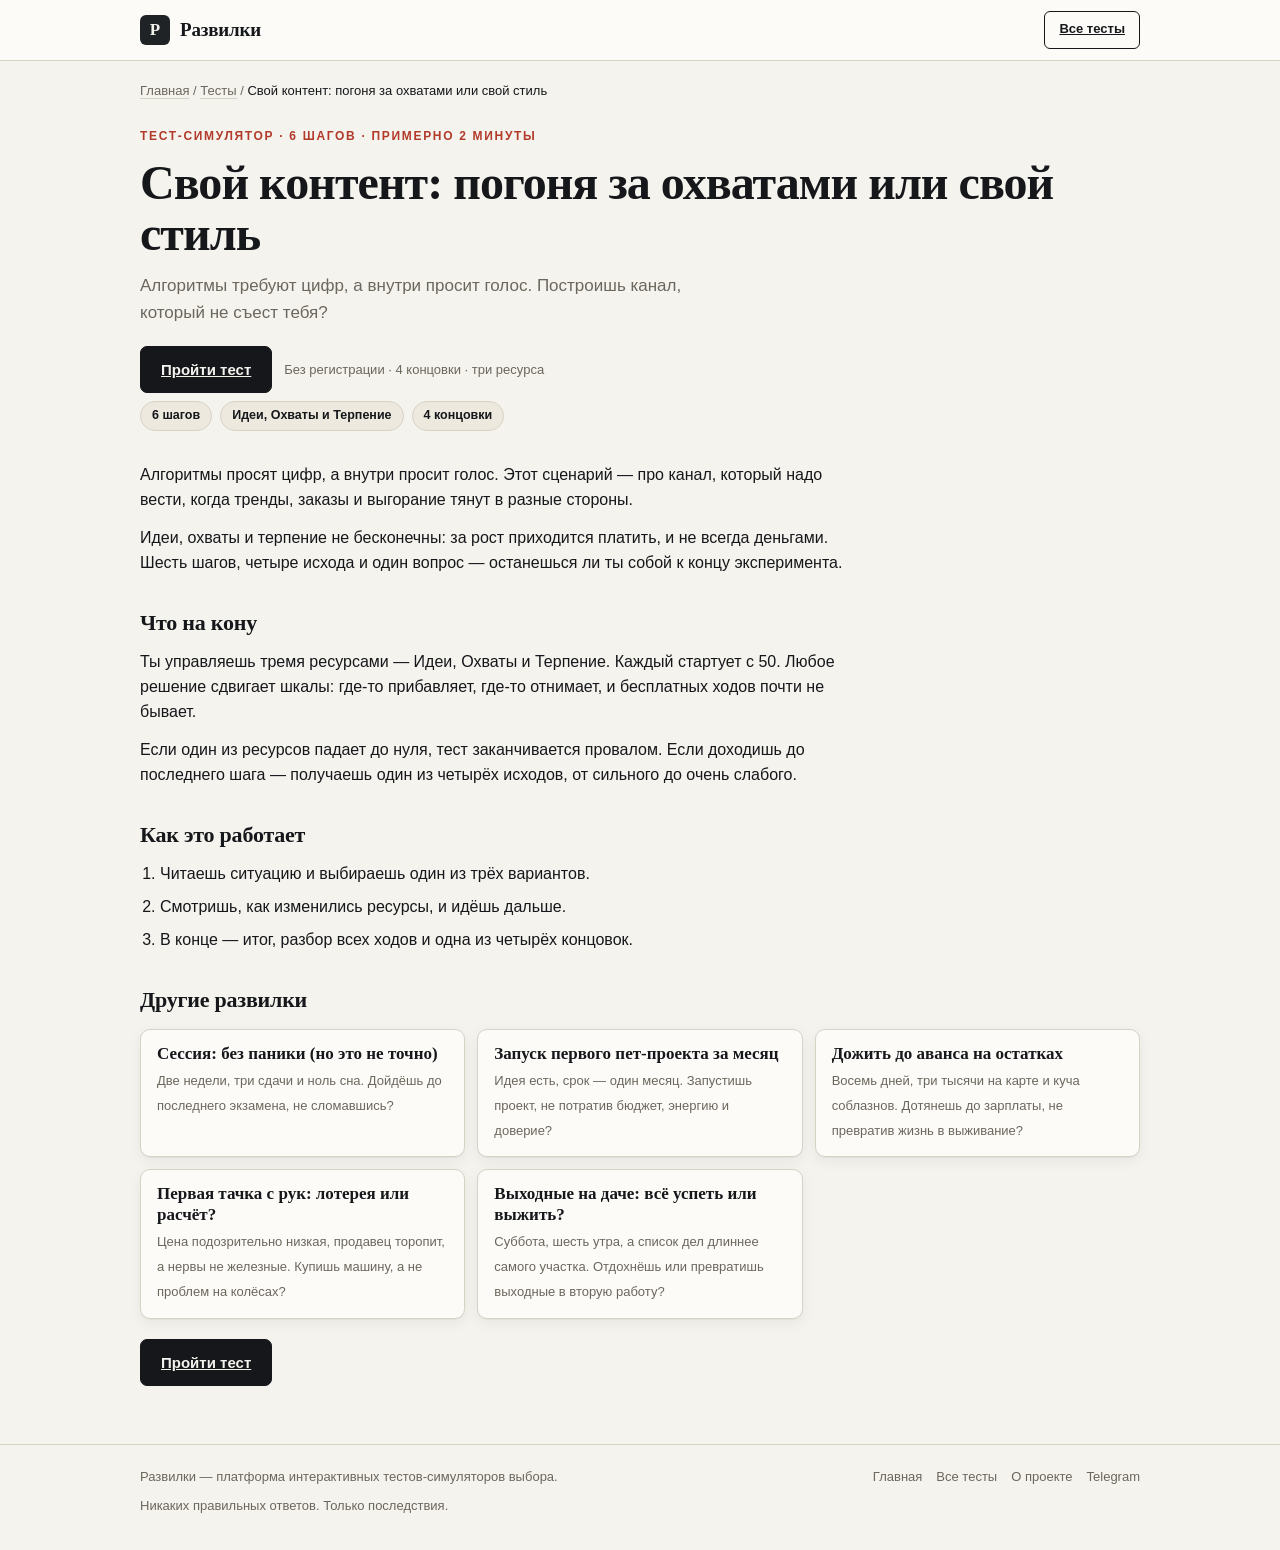
<file: tests/own-content/index.html>
<!DOCTYPE html>
<html lang="ru">
<head>
  <meta charset="UTF-8">
  <meta name="viewport" content="width=device-width, initial-scale=1.0">
  <title>Свой контент: погоня за охватами или свой стиль — тест | Развилки</title>
  <meta name="description" content="Алгоритмы требуют цифр, а внутри просит голос. Построишь канал, который не съест тебя? Пройди тест-симулятор за две минуты.">
  <meta name="theme-color" content="#F5F3EE">

  <meta property="og:type" content="website">
  <meta property="og:site_name" content="Развилки">
  <meta property="og:locale" content="ru_RU">
  <meta property="og:title" content="Свой контент: погоня за охватами или свой стиль — тест | Развилки">
  <meta property="og:description" content="Алгоритмы требуют цифр, а внутри просит голос. Построишь канал, который не съест тебя? Пройди тест-симулятор за две минуты.">
  <meta property="og:url" content="https://razvilki.vercel.app/tests/own-content/">
  <meta property="og:image" content="https://razvilki.vercel.app/og-image.png">
  <meta property="og:image:type" content="image/png">
  <meta property="og:image:width" content="1200">
  <meta property="og:image:height" content="630">

  <meta name="twitter:card" content="summary_large_image">
  <meta name="twitter:title" content="Свой контент: погоня за охватами или свой стиль — тест | Развилки">
  <meta name="twitter:description" content="Алгоритмы требуют цифр, а внутри просит голос. Построишь канал, который не съест тебя? Пройди тест-симулятор за две минуты.">
  <meta name="twitter:image" content="https://razvilki.vercel.app/og-image.png">

  <link rel="canonical" href="https://razvilki.vercel.app/tests/own-content/">
  <link rel="icon" type="image/svg+xml" href="data:image/svg+xml,%3Csvg%20xmlns='http://www.w3.org/2000/svg'%20viewBox='0%200%2064%2064'%3E%3Crect%20width='64'%20height='64'%20rx='12'%20fill='%23B23A2A'/%3E%3Cpath%20d='M32%2052V32M32%2032L16%2014M32%2032L48%2014'%20stroke='%23FCFBF8'%20stroke-width='7'%20stroke-linecap='round'/%3E%3C/svg%3E">

  <script>
    (function () {
      try {
        var saved = localStorage.getItem('razvilki_theme');
        var dark = saved ? saved === 'dark'
          : (window.matchMedia && window.matchMedia('(prefers-color-scheme: dark)').matches);
        document.documentElement.setAttribute('data-theme', dark ? 'dark' : 'light');
        var meta = document.querySelector('meta[name="theme-color"]');
        if (meta) meta.setAttribute('content', dark ? '#16171A' : '#F5F3EE');
      } catch (e) {}
    })();
  </script>

  <link rel="stylesheet" href="../../style.css?v=4">
  <!-- Yandex.Metrika counter -->
  <script type="text/javascript">
    (function (m, e, t, r, i, k, a) {
      m[i] = m[i] || function () { (m[i].a = m[i].a || []).push(arguments); };
      m[i].l = 1 * new Date();
      for (var j = 0; j < document.scripts.length; j++) { if (document.scripts[j].src === r) { return; } }
      k = e.createElement(t), a = e.getElementsByTagName(t)[0], k.async = 1, k.src = r, a.parentNode.insertBefore(k, a);
    })(window, document, 'script', 'https://mc.yandex.ru/metrika/tag.js?id=114490918', 'ym');

    ym(114490918, 'init', { ssr: true, webvisor: true, clickmap: true, accurateTrackBounce: true, trackLinks: true });
  </script>
  <!-- /Yandex.Metrika counter -->
  <script type="application/ld+json">
{
  "@context": "https://schema.org",
  "@type": "BreadcrumbList",
  "itemListElement": [
    {
      "@type": "ListItem",
      "position": 1,
      "name": "Главная",
      "item": "https://razvilki.vercel.app/"
    },
    {
      "@type": "ListItem",
      "position": 2,
      "name": "Тесты",
      "item": "https://razvilki.vercel.app/tests/"
    },
    {
      "@type": "ListItem",
      "position": 3,
      "name": "Свой контент: погоня за охватами или свой стиль",
      "item": "https://razvilki.vercel.app/tests/own-content/"
    }
  ]
}
  </script>
</head>
<body>
  <a class="skip-link" href="#main">Перейти к содержимому</a>

  <header class="site-header">
    <div class="shell header-inner">
      <a class="brand" href="../../" aria-label="На главную">
        <span class="brand-mark" aria-hidden="true">Р</span>
        <span class="brand-name">Развилки</span>
      </a>
      <div class="header-actions">
        <a class="theme-toggle" href="../../tests/">Все тесты</a>
      </div>
    </div>
  </header>

  <main class="shell landing" id="main">
    <nav class="breadcrumbs" aria-label="Хлебные крошки"><a href="../../">Главная</a> / <a href="../../tests/">Тесты</a> / <span class="current">Свой контент: погоня за охватами или свой стиль</span></nav>
    <section class="landing-hero">
      <p class="hero-kicker">Тест-симулятор · 6 шагов · примерно 2 минуты</p>
      <h1 class="hero-title">Свой контент: погоня за охватами или свой стиль</h1>
      <p class="hero-sub">Алгоритмы требуют цифр, а внутри просит голос. Построишь канал, который не съест тебя?</p>
      <div class="cta-row">
        <a class="btn" href="../../#/own-content">Пройти тест</a>
        <span class="cta-note">Без регистрации · 4 концовки · три ресурса</span>
      </div>
      <div class="card-meta">
        <span class="chip">6 шагов</span>
        <span class="chip">Идеи, Охваты и Терпение</span>
        <span class="chip">4 концовки</span>
      </div>
    </section>

    <div class="landing-text">
    <p>Алгоритмы просят цифр, а внутри просит голос. Этот сценарий — про канал, который надо вести, когда тренды, заказы и выгорание тянут в разные стороны.</p>
    <p>Идеи, охваты и терпение не бесконечны: за рост приходится платить, и не всегда деньгами. Шесть шагов, четыре исхода и один вопрос — останешься ли ты собой к концу эксперимента.</p>
      <h2>Что на кону</h2>
      <p>Ты управляешь тремя ресурсами — Идеи, Охваты и Терпение. Каждый стартует с 50. Любое решение сдвигает шкалы: где-то прибавляет, где-то отнимает, и бесплатных ходов почти не бывает.</p>
      <p>Если один из ресурсов падает до нуля, тест заканчивается провалом. Если доходишь до последнего шага — получаешь один из четырёх исходов, от сильного до очень слабого.</p>
      <h2>Как это работает</h2>
      <ol class="how-list">
        <li>Читаешь ситуацию и выбираешь один из трёх вариантов.</li>
        <li>Смотришь, как изменились ресурсы, и идёшь дальше.</li>
        <li>В конце — итог, разбор всех ходов и одна из четырёх концовок.</li>
      </ol>
      <h2>Другие развилки</h2>
    </div>
    <div class="test-links">
        <a class="test-link" href="../../tests/session-panic/"><b>Сессия: без паники (но это не точно)</b><span>Две недели, три сдачи и ноль сна. Дойдёшь до последнего экзамена, не сломавшись?</span></a>
        <a class="test-link" href="../../tests/pet-project/"><b>Запуск первого пет-проекта за месяц</b><span>Идея есть, срок — один месяц. Запустишь проект, не потратив бюджет, энергию и доверие?</span></a>
        <a class="test-link" href="../../tests/till-payday/"><b>Дожить до аванса на остатках</b><span>Восемь дней, три тысячи на карте и куча соблазнов. Дотянешь до зарплаты, не превратив жизнь в выживание?</span></a>
        <a class="test-link" href="../../tests/first-car/"><b>Первая тачка с рук: лотерея или расчёт?</b><span>Цена подозрительно низкая, продавец торопит, а нервы не железные. Купишь машину, а не проблем на колёсах?</span></a>
        <a class="test-link" href="../../tests/dacha-weekend/"><b>Выходные на даче: всё успеть или выжить?</b><span>Суббота, шесть утра, а список дел длиннее самого участка. Отдохнёшь или превратишь выходные в вторую работу?</span></a>
    </div>

    <div class="cta-row">
      <a class="btn" href="../../#/own-content">Пройти тест</a>
    </div>

  </main>

  <footer class="site-footer">
    <div class="shell footer-inner">
      <span>Развилки — платформа интерактивных тестов-симуляторов выбора.</span>
      <nav class="footer-nav" aria-label="Разделы сайта">
        <a href="../../">Главная</a>
        <a href="../../tests/">Все тесты</a>
        <a href="../../about/">О проекте</a>
        <a href="https://t.me/anya_bsdym" target="_blank" rel="noopener">Telegram</a>
      </nav>
      <span class="footer-note">Никаких правильных ответов. Только последствия.</span>
    </div>
  </footer>
  <noscript><div><img src="https://mc.yandex.ru/watch/114490918" style="position:absolute; left:-9999px;" alt="" /></div></noscript>
</body>
</html>
</file>
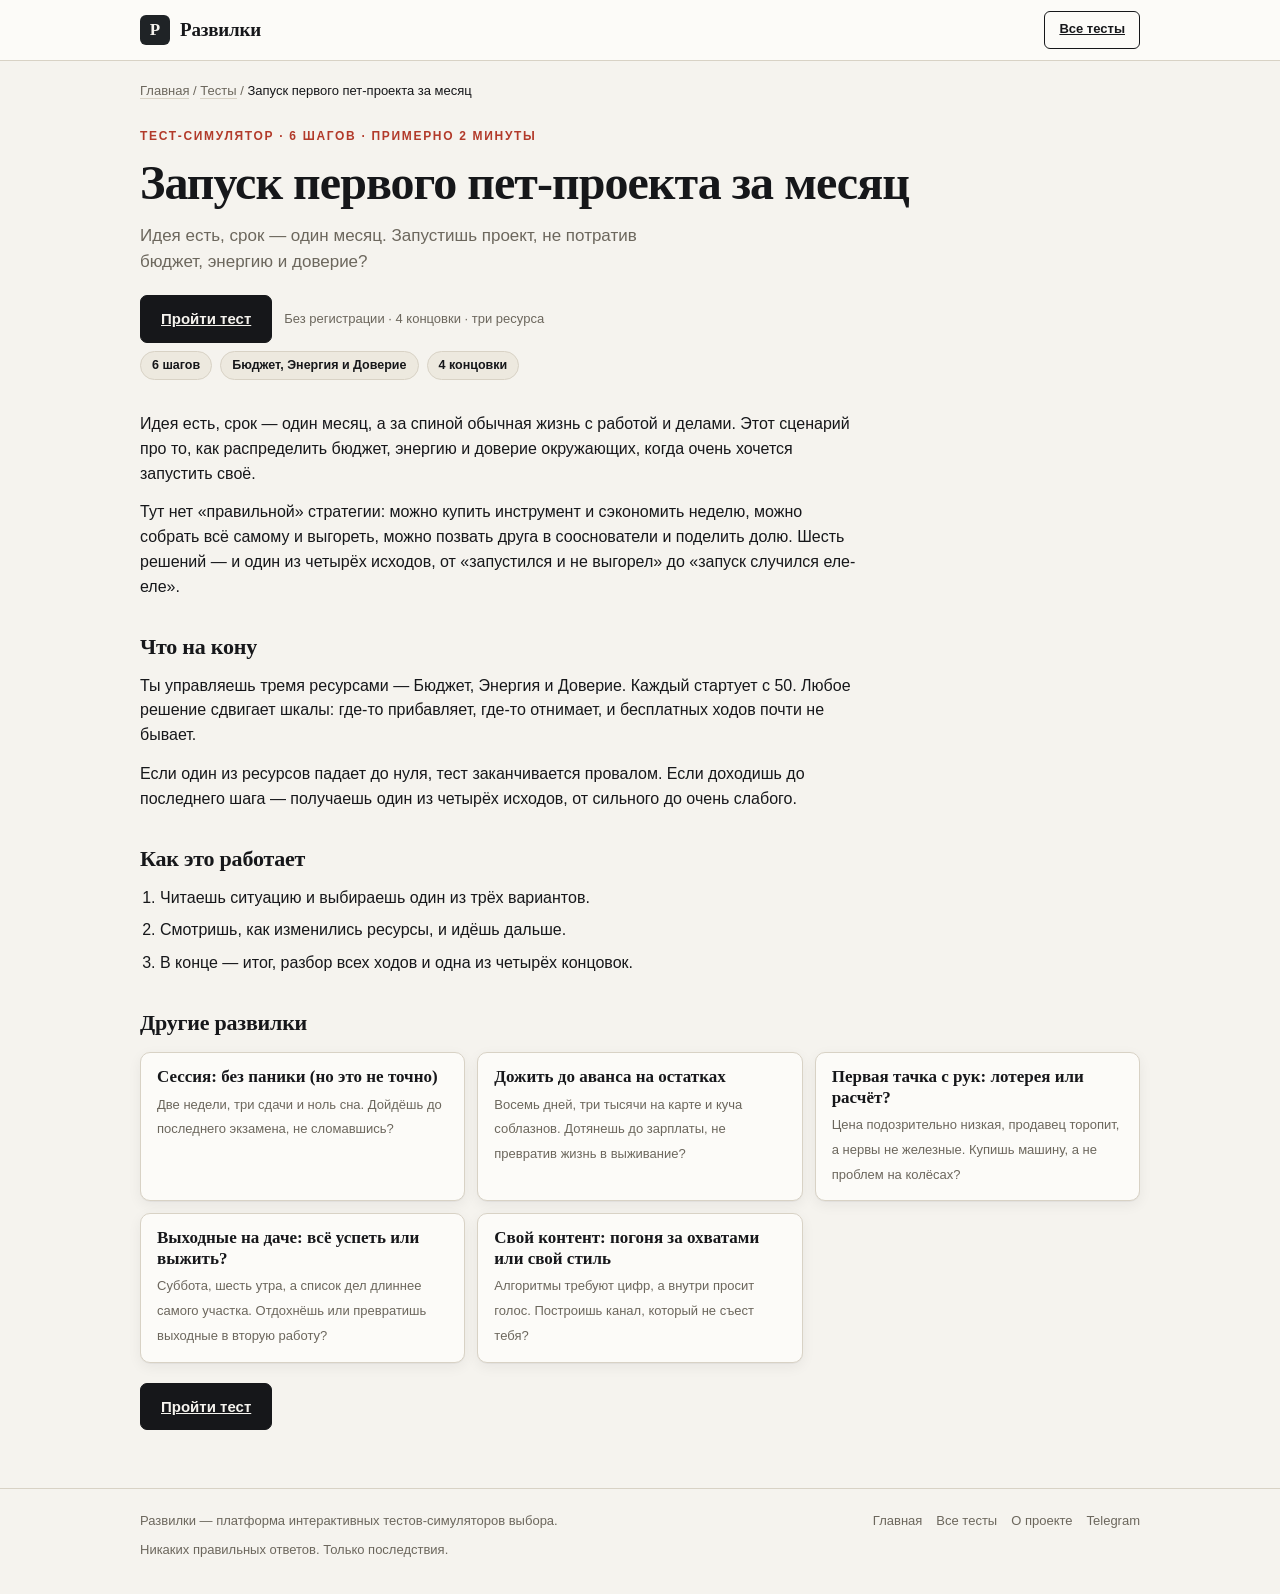
<file: tests/pet-project/index.html>
<!DOCTYPE html>
<html lang="ru">
<head>
  <meta charset="UTF-8">
  <meta name="viewport" content="width=device-width, initial-scale=1.0">
  <title>Запуск первого пет-проекта за месяц — тест | Развилки</title>
  <meta name="description" content="Идея есть, срок — один месяц. Запустишь проект, не потратив бюджет, энергию и доверие? Пройди тест-симулятор за две минуты.">
  <meta name="theme-color" content="#F5F3EE">

  <meta property="og:type" content="website">
  <meta property="og:site_name" content="Развилки">
  <meta property="og:locale" content="ru_RU">
  <meta property="og:title" content="Запуск первого пет-проекта за месяц — тест | Развилки">
  <meta property="og:description" content="Идея есть, срок — один месяц. Запустишь проект, не потратив бюджет, энергию и доверие? Пройди тест-симулятор за две минуты.">
  <meta property="og:url" content="https://razvilki.vercel.app/tests/pet-project/">
  <meta property="og:image" content="https://razvilki.vercel.app/og-image.png">
  <meta property="og:image:type" content="image/png">
  <meta property="og:image:width" content="1200">
  <meta property="og:image:height" content="630">

  <meta name="twitter:card" content="summary_large_image">
  <meta name="twitter:title" content="Запуск первого пет-проекта за месяц — тест | Развилки">
  <meta name="twitter:description" content="Идея есть, срок — один месяц. Запустишь проект, не потратив бюджет, энергию и доверие? Пройди тест-симулятор за две минуты.">
  <meta name="twitter:image" content="https://razvilki.vercel.app/og-image.png">

  <link rel="canonical" href="https://razvilki.vercel.app/tests/pet-project/">
  <link rel="icon" type="image/svg+xml" href="data:image/svg+xml,%3Csvg%20xmlns='http://www.w3.org/2000/svg'%20viewBox='0%200%2064%2064'%3E%3Crect%20width='64'%20height='64'%20rx='12'%20fill='%23B23A2A'/%3E%3Cpath%20d='M32%2052V32M32%2032L16%2014M32%2032L48%2014'%20stroke='%23FCFBF8'%20stroke-width='7'%20stroke-linecap='round'/%3E%3C/svg%3E">

  <script>
    (function () {
      try {
        var saved = localStorage.getItem('razvilki_theme');
        var dark = saved ? saved === 'dark'
          : (window.matchMedia && window.matchMedia('(prefers-color-scheme: dark)').matches);
        document.documentElement.setAttribute('data-theme', dark ? 'dark' : 'light');
        var meta = document.querySelector('meta[name="theme-color"]');
        if (meta) meta.setAttribute('content', dark ? '#16171A' : '#F5F3EE');
      } catch (e) {}
    })();
  </script>

  <link rel="stylesheet" href="../../style.css?v=4">
  <!-- Yandex.Metrika counter -->
  <script type="text/javascript">
    (function (m, e, t, r, i, k, a) {
      m[i] = m[i] || function () { (m[i].a = m[i].a || []).push(arguments); };
      m[i].l = 1 * new Date();
      for (var j = 0; j < document.scripts.length; j++) { if (document.scripts[j].src === r) { return; } }
      k = e.createElement(t), a = e.getElementsByTagName(t)[0], k.async = 1, k.src = r, a.parentNode.insertBefore(k, a);
    })(window, document, 'script', 'https://mc.yandex.ru/metrika/tag.js?id=114490918', 'ym');

    ym(114490918, 'init', { ssr: true, webvisor: true, clickmap: true, accurateTrackBounce: true, trackLinks: true });
  </script>
  <!-- /Yandex.Metrika counter -->
  <script type="application/ld+json">
{
  "@context": "https://schema.org",
  "@type": "BreadcrumbList",
  "itemListElement": [
    {
      "@type": "ListItem",
      "position": 1,
      "name": "Главная",
      "item": "https://razvilki.vercel.app/"
    },
    {
      "@type": "ListItem",
      "position": 2,
      "name": "Тесты",
      "item": "https://razvilki.vercel.app/tests/"
    },
    {
      "@type": "ListItem",
      "position": 3,
      "name": "Запуск первого пет-проекта за месяц",
      "item": "https://razvilki.vercel.app/tests/pet-project/"
    }
  ]
}
  </script>
</head>
<body>
  <a class="skip-link" href="#main">Перейти к содержимому</a>

  <header class="site-header">
    <div class="shell header-inner">
      <a class="brand" href="../../" aria-label="На главную">
        <span class="brand-mark" aria-hidden="true">Р</span>
        <span class="brand-name">Развилки</span>
      </a>
      <div class="header-actions">
        <a class="theme-toggle" href="../../tests/">Все тесты</a>
      </div>
    </div>
  </header>

  <main class="shell landing" id="main">
    <nav class="breadcrumbs" aria-label="Хлебные крошки"><a href="../../">Главная</a> / <a href="../../tests/">Тесты</a> / <span class="current">Запуск первого пет-проекта за месяц</span></nav>
    <section class="landing-hero">
      <p class="hero-kicker">Тест-симулятор · 6 шагов · примерно 2 минуты</p>
      <h1 class="hero-title">Запуск первого пет-проекта за месяц</h1>
      <p class="hero-sub">Идея есть, срок — один месяц. Запустишь проект, не потратив бюджет, энергию и доверие?</p>
      <div class="cta-row">
        <a class="btn" href="../../#/pet-project">Пройти тест</a>
        <span class="cta-note">Без регистрации · 4 концовки · три ресурса</span>
      </div>
      <div class="card-meta">
        <span class="chip">6 шагов</span>
        <span class="chip">Бюджет, Энергия и Доверие</span>
        <span class="chip">4 концовки</span>
      </div>
    </section>

    <div class="landing-text">
    <p>Идея есть, срок — один месяц, а за спиной обычная жизнь с работой и делами. Этот сценарий про то, как распределить бюджет, энергию и доверие окружающих, когда очень хочется запустить своё.</p>
    <p>Тут нет «правильной» стратегии: можно купить инструмент и сэкономить неделю, можно собрать всё самому и выгореть, можно позвать друга в сооснователи и поделить долю. Шесть решений — и один из четырёх исходов, от «запустился и не выгорел» до «запуск случился еле-еле».</p>
      <h2>Что на кону</h2>
      <p>Ты управляешь тремя ресурсами — Бюджет, Энергия и Доверие. Каждый стартует с 50. Любое решение сдвигает шкалы: где-то прибавляет, где-то отнимает, и бесплатных ходов почти не бывает.</p>
      <p>Если один из ресурсов падает до нуля, тест заканчивается провалом. Если доходишь до последнего шага — получаешь один из четырёх исходов, от сильного до очень слабого.</p>
      <h2>Как это работает</h2>
      <ol class="how-list">
        <li>Читаешь ситуацию и выбираешь один из трёх вариантов.</li>
        <li>Смотришь, как изменились ресурсы, и идёшь дальше.</li>
        <li>В конце — итог, разбор всех ходов и одна из четырёх концовок.</li>
      </ol>
      <h2>Другие развилки</h2>
    </div>
    <div class="test-links">
        <a class="test-link" href="../../tests/session-panic/"><b>Сессия: без паники (но это не точно)</b><span>Две недели, три сдачи и ноль сна. Дойдёшь до последнего экзамена, не сломавшись?</span></a>
        <a class="test-link" href="../../tests/till-payday/"><b>Дожить до аванса на остатках</b><span>Восемь дней, три тысячи на карте и куча соблазнов. Дотянешь до зарплаты, не превратив жизнь в выживание?</span></a>
        <a class="test-link" href="../../tests/first-car/"><b>Первая тачка с рук: лотерея или расчёт?</b><span>Цена подозрительно низкая, продавец торопит, а нервы не железные. Купишь машину, а не проблем на колёсах?</span></a>
        <a class="test-link" href="../../tests/dacha-weekend/"><b>Выходные на даче: всё успеть или выжить?</b><span>Суббота, шесть утра, а список дел длиннее самого участка. Отдохнёшь или превратишь выходные в вторую работу?</span></a>
        <a class="test-link" href="../../tests/own-content/"><b>Свой контент: погоня за охватами или свой стиль</b><span>Алгоритмы требуют цифр, а внутри просит голос. Построишь канал, который не съест тебя?</span></a>
    </div>

    <div class="cta-row">
      <a class="btn" href="../../#/pet-project">Пройти тест</a>
    </div>

  </main>

  <footer class="site-footer">
    <div class="shell footer-inner">
      <span>Развилки — платформа интерактивных тестов-симуляторов выбора.</span>
      <nav class="footer-nav" aria-label="Разделы сайта">
        <a href="../../">Главная</a>
        <a href="../../tests/">Все тесты</a>
        <a href="../../about/">О проекте</a>
        <a href="https://t.me/anya_bsdym" target="_blank" rel="noopener">Telegram</a>
      </nav>
      <span class="footer-note">Никаких правильных ответов. Только последствия.</span>
    </div>
  </footer>
  <noscript><div><img src="https://mc.yandex.ru/watch/114490918" style="position:absolute; left:-9999px;" alt="" /></div></noscript>
</body>
</html>
</file>
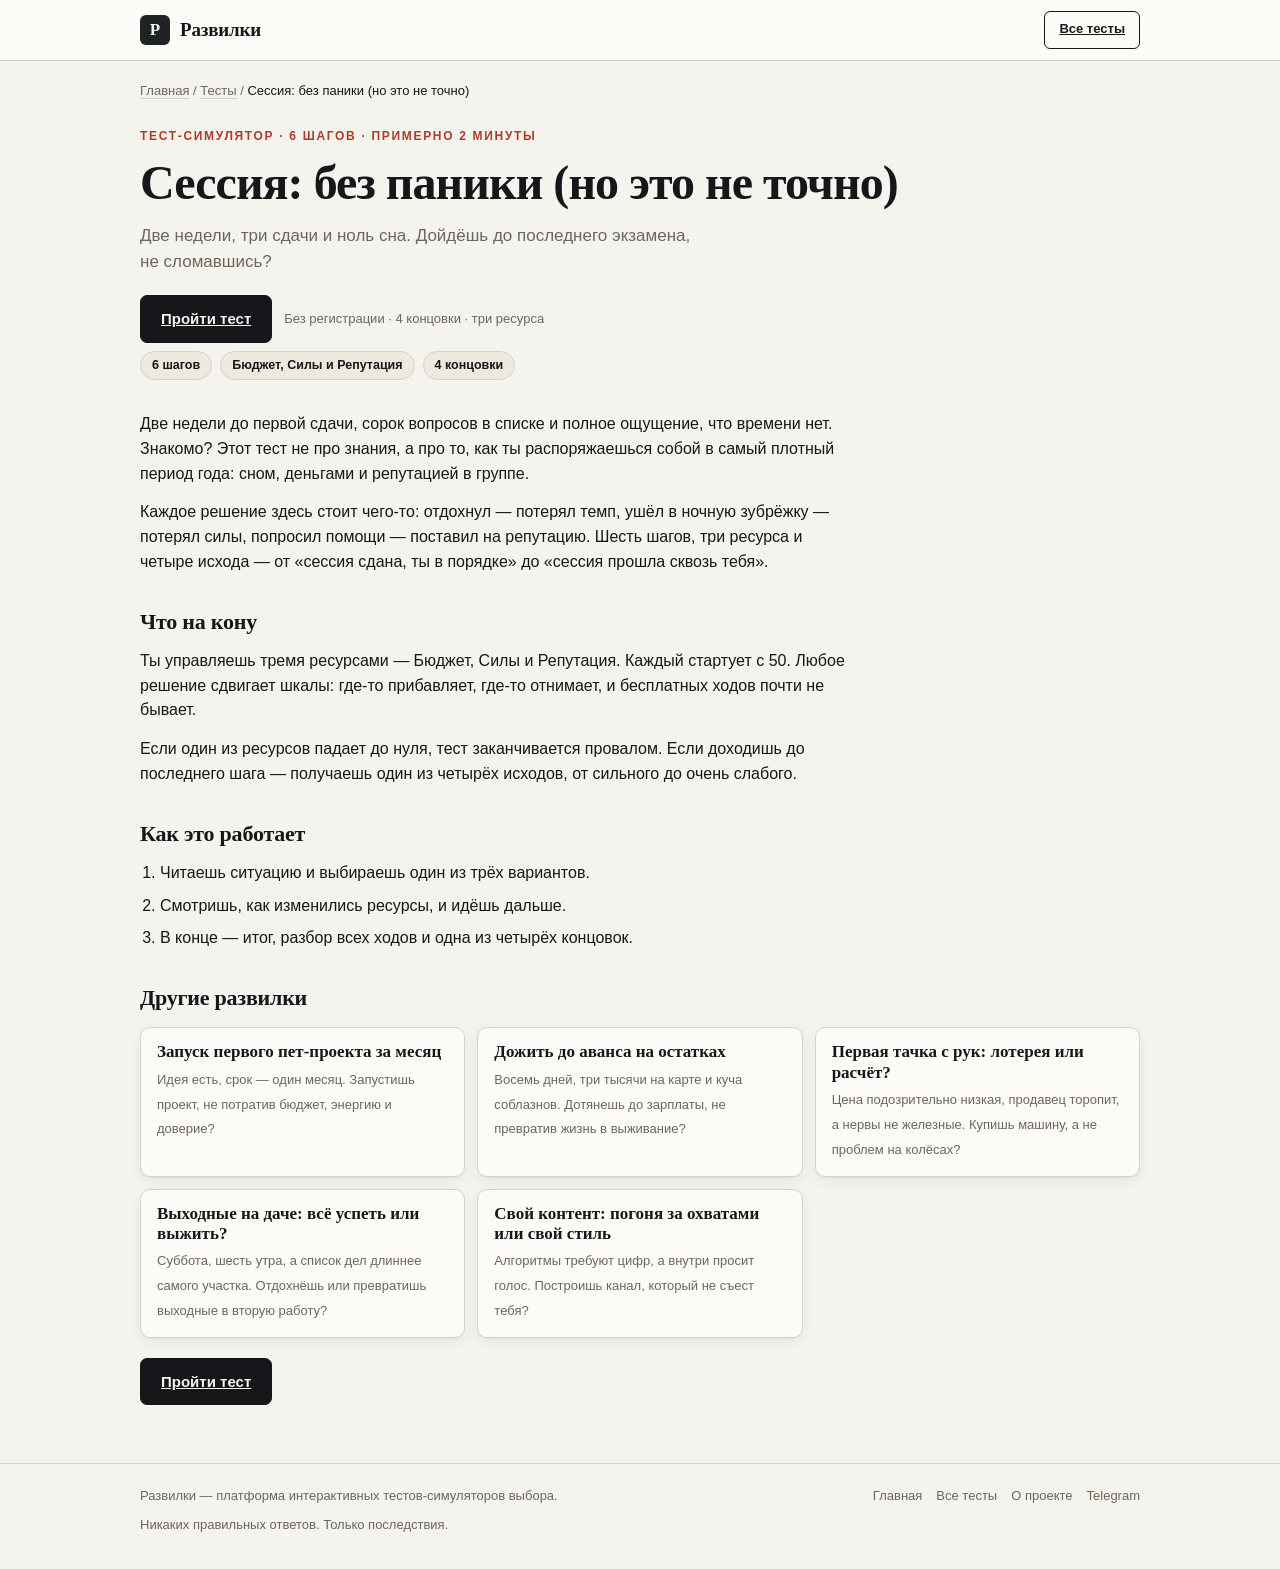
<file: tests/session-panic/index.html>
<!DOCTYPE html>
<html lang="ru">
<head>
  <meta charset="UTF-8">
  <meta name="viewport" content="width=device-width, initial-scale=1.0">
  <title>Сессия: без паники (но это не точно) — тест | Развилки</title>
  <meta name="description" content="Две недели, три сдачи и ноль сна. Дойдёшь до последнего экзамена, не сломавшись? Пройди тест-симулятор за две минуты.">
  <meta name="theme-color" content="#F5F3EE">

  <meta property="og:type" content="website">
  <meta property="og:site_name" content="Развилки">
  <meta property="og:locale" content="ru_RU">
  <meta property="og:title" content="Сессия: без паники (но это не точно) — тест | Развилки">
  <meta property="og:description" content="Две недели, три сдачи и ноль сна. Дойдёшь до последнего экзамена, не сломавшись? Пройди тест-симулятор за две минуты.">
  <meta property="og:url" content="https://razvilki.vercel.app/tests/session-panic/">
  <meta property="og:image" content="https://razvilki.vercel.app/og-image.png">
  <meta property="og:image:type" content="image/png">
  <meta property="og:image:width" content="1200">
  <meta property="og:image:height" content="630">

  <meta name="twitter:card" content="summary_large_image">
  <meta name="twitter:title" content="Сессия: без паники (но это не точно) — тест | Развилки">
  <meta name="twitter:description" content="Две недели, три сдачи и ноль сна. Дойдёшь до последнего экзамена, не сломавшись? Пройди тест-симулятор за две минуты.">
  <meta name="twitter:image" content="https://razvilki.vercel.app/og-image.png">

  <link rel="canonical" href="https://razvilki.vercel.app/tests/session-panic/">
  <link rel="icon" type="image/svg+xml" href="data:image/svg+xml,%3Csvg%20xmlns='http://www.w3.org/2000/svg'%20viewBox='0%200%2064%2064'%3E%3Crect%20width='64'%20height='64'%20rx='12'%20fill='%23B23A2A'/%3E%3Cpath%20d='M32%2052V32M32%2032L16%2014M32%2032L48%2014'%20stroke='%23FCFBF8'%20stroke-width='7'%20stroke-linecap='round'/%3E%3C/svg%3E">

  <script>
    (function () {
      try {
        var saved = localStorage.getItem('razvilki_theme');
        var dark = saved ? saved === 'dark'
          : (window.matchMedia && window.matchMedia('(prefers-color-scheme: dark)').matches);
        document.documentElement.setAttribute('data-theme', dark ? 'dark' : 'light');
        var meta = document.querySelector('meta[name="theme-color"]');
        if (meta) meta.setAttribute('content', dark ? '#16171A' : '#F5F3EE');
      } catch (e) {}
    })();
  </script>

  <link rel="stylesheet" href="../../style.css?v=4">
  <!-- Yandex.Metrika counter -->
  <script type="text/javascript">
    (function (m, e, t, r, i, k, a) {
      m[i] = m[i] || function () { (m[i].a = m[i].a || []).push(arguments); };
      m[i].l = 1 * new Date();
      for (var j = 0; j < document.scripts.length; j++) { if (document.scripts[j].src === r) { return; } }
      k = e.createElement(t), a = e.getElementsByTagName(t)[0], k.async = 1, k.src = r, a.parentNode.insertBefore(k, a);
    })(window, document, 'script', 'https://mc.yandex.ru/metrika/tag.js?id=114490918', 'ym');

    ym(114490918, 'init', { ssr: true, webvisor: true, clickmap: true, accurateTrackBounce: true, trackLinks: true });
  </script>
  <!-- /Yandex.Metrika counter -->
  <script type="application/ld+json">
{
  "@context": "https://schema.org",
  "@type": "BreadcrumbList",
  "itemListElement": [
    {
      "@type": "ListItem",
      "position": 1,
      "name": "Главная",
      "item": "https://razvilki.vercel.app/"
    },
    {
      "@type": "ListItem",
      "position": 2,
      "name": "Тесты",
      "item": "https://razvilki.vercel.app/tests/"
    },
    {
      "@type": "ListItem",
      "position": 3,
      "name": "Сессия: без паники (но это не точно)",
      "item": "https://razvilki.vercel.app/tests/session-panic/"
    }
  ]
}
  </script>
</head>
<body>
  <a class="skip-link" href="#main">Перейти к содержимому</a>

  <header class="site-header">
    <div class="shell header-inner">
      <a class="brand" href="../../" aria-label="На главную">
        <span class="brand-mark" aria-hidden="true">Р</span>
        <span class="brand-name">Развилки</span>
      </a>
      <div class="header-actions">
        <a class="theme-toggle" href="../../tests/">Все тесты</a>
      </div>
    </div>
  </header>

  <main class="shell landing" id="main">
    <nav class="breadcrumbs" aria-label="Хлебные крошки"><a href="../../">Главная</a> / <a href="../../tests/">Тесты</a> / <span class="current">Сессия: без паники (но это не точно)</span></nav>
    <section class="landing-hero">
      <p class="hero-kicker">Тест-симулятор · 6 шагов · примерно 2 минуты</p>
      <h1 class="hero-title">Сессия: без паники (но это не точно)</h1>
      <p class="hero-sub">Две недели, три сдачи и ноль сна. Дойдёшь до последнего экзамена, не сломавшись?</p>
      <div class="cta-row">
        <a class="btn" href="../../#/session-panic">Пройти тест</a>
        <span class="cta-note">Без регистрации · 4 концовки · три ресурса</span>
      </div>
      <div class="card-meta">
        <span class="chip">6 шагов</span>
        <span class="chip">Бюджет, Силы и Репутация</span>
        <span class="chip">4 концовки</span>
      </div>
    </section>

    <div class="landing-text">
    <p>Две недели до первой сдачи, сорок вопросов в списке и полное ощущение, что времени нет. Знакомо? Этот тест не про знания, а про то, как ты распоряжаешься собой в самый плотный период года: сном, деньгами и репутацией в группе.</p>
    <p>Каждое решение здесь стоит чего-то: отдохнул — потерял темп, ушёл в ночную зубрёжку — потерял силы, попросил помощи — поставил на репутацию. Шесть шагов, три ресурса и четыре исхода — от «сессия сдана, ты в порядке» до «сессия прошла сквозь тебя».</p>
      <h2>Что на кону</h2>
      <p>Ты управляешь тремя ресурсами — Бюджет, Силы и Репутация. Каждый стартует с 50. Любое решение сдвигает шкалы: где-то прибавляет, где-то отнимает, и бесплатных ходов почти не бывает.</p>
      <p>Если один из ресурсов падает до нуля, тест заканчивается провалом. Если доходишь до последнего шага — получаешь один из четырёх исходов, от сильного до очень слабого.</p>
      <h2>Как это работает</h2>
      <ol class="how-list">
        <li>Читаешь ситуацию и выбираешь один из трёх вариантов.</li>
        <li>Смотришь, как изменились ресурсы, и идёшь дальше.</li>
        <li>В конце — итог, разбор всех ходов и одна из четырёх концовок.</li>
      </ol>
      <h2>Другие развилки</h2>
    </div>
    <div class="test-links">
        <a class="test-link" href="../../tests/pet-project/"><b>Запуск первого пет-проекта за месяц</b><span>Идея есть, срок — один месяц. Запустишь проект, не потратив бюджет, энергию и доверие?</span></a>
        <a class="test-link" href="../../tests/till-payday/"><b>Дожить до аванса на остатках</b><span>Восемь дней, три тысячи на карте и куча соблазнов. Дотянешь до зарплаты, не превратив жизнь в выживание?</span></a>
        <a class="test-link" href="../../tests/first-car/"><b>Первая тачка с рук: лотерея или расчёт?</b><span>Цена подозрительно низкая, продавец торопит, а нервы не железные. Купишь машину, а не проблем на колёсах?</span></a>
        <a class="test-link" href="../../tests/dacha-weekend/"><b>Выходные на даче: всё успеть или выжить?</b><span>Суббота, шесть утра, а список дел длиннее самого участка. Отдохнёшь или превратишь выходные в вторую работу?</span></a>
        <a class="test-link" href="../../tests/own-content/"><b>Свой контент: погоня за охватами или свой стиль</b><span>Алгоритмы требуют цифр, а внутри просит голос. Построишь канал, который не съест тебя?</span></a>
    </div>

    <div class="cta-row">
      <a class="btn" href="../../#/session-panic">Пройти тест</a>
    </div>

  </main>

  <footer class="site-footer">
    <div class="shell footer-inner">
      <span>Развилки — платформа интерактивных тестов-симуляторов выбора.</span>
      <nav class="footer-nav" aria-label="Разделы сайта">
        <a href="../../">Главная</a>
        <a href="../../tests/">Все тесты</a>
        <a href="../../about/">О проекте</a>
        <a href="https://t.me/anya_bsdym" target="_blank" rel="noopener">Telegram</a>
      </nav>
      <span class="footer-note">Никаких правильных ответов. Только последствия.</span>
    </div>
  </footer>
  <noscript><div><img src="https://mc.yandex.ru/watch/114490918" style="position:absolute; left:-9999px;" alt="" /></div></noscript>
</body>
</html>
</file>
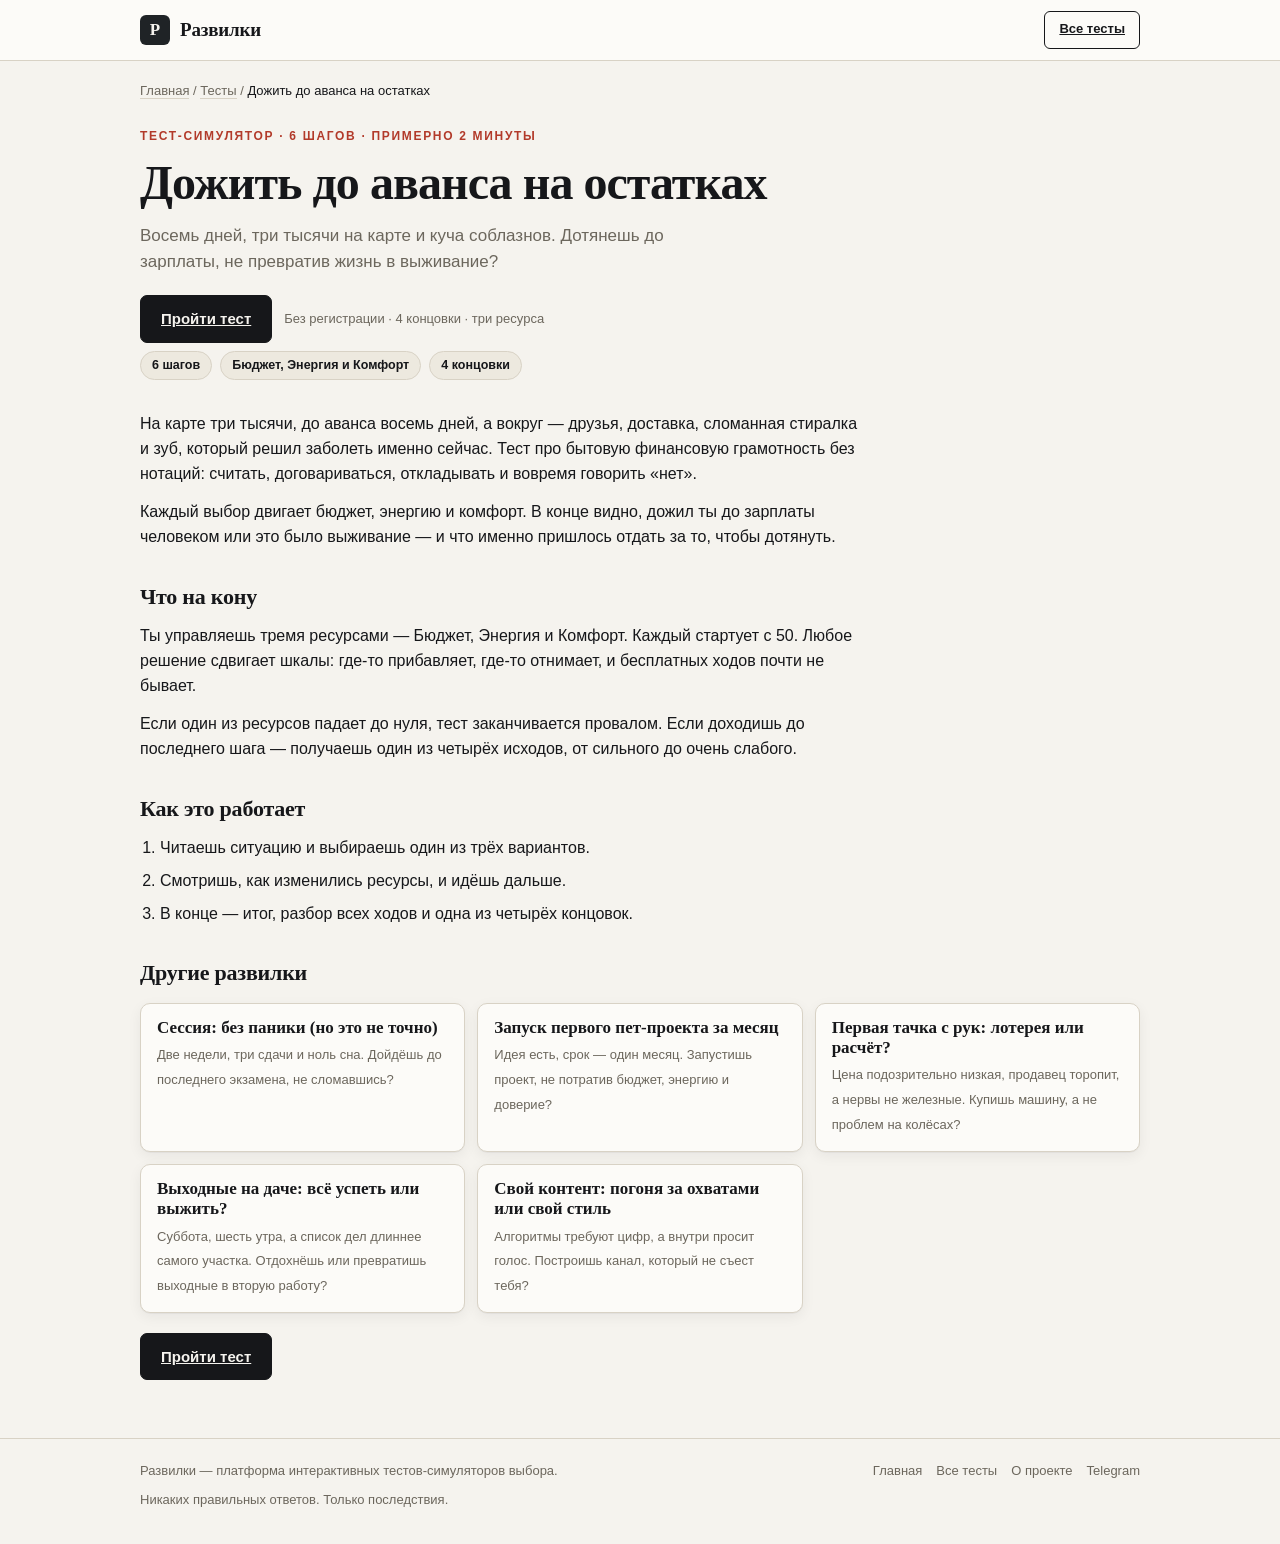
<file: tests/till-payday/index.html>
<!DOCTYPE html>
<html lang="ru">
<head>
  <meta charset="UTF-8">
  <meta name="viewport" content="width=device-width, initial-scale=1.0">
  <title>Дожить до аванса на остатках — тест | Развилки</title>
  <meta name="description" content="Восемь дней, три тысячи на карте и куча соблазнов. Дотянешь до зарплаты, не превратив жизнь в выживание? Пройди тест-симулятор за две минуты.">
  <meta name="theme-color" content="#F5F3EE">

  <meta property="og:type" content="website">
  <meta property="og:site_name" content="Развилки">
  <meta property="og:locale" content="ru_RU">
  <meta property="og:title" content="Дожить до аванса на остатках — тест | Развилки">
  <meta property="og:description" content="Восемь дней, три тысячи на карте и куча соблазнов. Дотянешь до зарплаты, не превратив жизнь в выживание? Пройди тест-симулятор за две минуты.">
  <meta property="og:url" content="https://razvilki.vercel.app/tests/till-payday/">
  <meta property="og:image" content="https://razvilki.vercel.app/og-image.png">
  <meta property="og:image:type" content="image/png">
  <meta property="og:image:width" content="1200">
  <meta property="og:image:height" content="630">

  <meta name="twitter:card" content="summary_large_image">
  <meta name="twitter:title" content="Дожить до аванса на остатках — тест | Развилки">
  <meta name="twitter:description" content="Восемь дней, три тысячи на карте и куча соблазнов. Дотянешь до зарплаты, не превратив жизнь в выживание? Пройди тест-симулятор за две минуты.">
  <meta name="twitter:image" content="https://razvilki.vercel.app/og-image.png">

  <link rel="canonical" href="https://razvilki.vercel.app/tests/till-payday/">
  <link rel="icon" type="image/svg+xml" href="data:image/svg+xml,%3Csvg%20xmlns='http://www.w3.org/2000/svg'%20viewBox='0%200%2064%2064'%3E%3Crect%20width='64'%20height='64'%20rx='12'%20fill='%23B23A2A'/%3E%3Cpath%20d='M32%2052V32M32%2032L16%2014M32%2032L48%2014'%20stroke='%23FCFBF8'%20stroke-width='7'%20stroke-linecap='round'/%3E%3C/svg%3E">

  <script>
    (function () {
      try {
        var saved = localStorage.getItem('razvilki_theme');
        var dark = saved ? saved === 'dark'
          : (window.matchMedia && window.matchMedia('(prefers-color-scheme: dark)').matches);
        document.documentElement.setAttribute('data-theme', dark ? 'dark' : 'light');
        var meta = document.querySelector('meta[name="theme-color"]');
        if (meta) meta.setAttribute('content', dark ? '#16171A' : '#F5F3EE');
      } catch (e) {}
    })();
  </script>

  <link rel="stylesheet" href="../../style.css?v=4">
  <!-- Yandex.Metrika counter -->
  <script type="text/javascript">
    (function (m, e, t, r, i, k, a) {
      m[i] = m[i] || function () { (m[i].a = m[i].a || []).push(arguments); };
      m[i].l = 1 * new Date();
      for (var j = 0; j < document.scripts.length; j++) { if (document.scripts[j].src === r) { return; } }
      k = e.createElement(t), a = e.getElementsByTagName(t)[0], k.async = 1, k.src = r, a.parentNode.insertBefore(k, a);
    })(window, document, 'script', 'https://mc.yandex.ru/metrika/tag.js?id=114490918', 'ym');

    ym(114490918, 'init', { ssr: true, webvisor: true, clickmap: true, accurateTrackBounce: true, trackLinks: true });
  </script>
  <!-- /Yandex.Metrika counter -->
  <script type="application/ld+json">
{
  "@context": "https://schema.org",
  "@type": "BreadcrumbList",
  "itemListElement": [
    {
      "@type": "ListItem",
      "position": 1,
      "name": "Главная",
      "item": "https://razvilki.vercel.app/"
    },
    {
      "@type": "ListItem",
      "position": 2,
      "name": "Тесты",
      "item": "https://razvilki.vercel.app/tests/"
    },
    {
      "@type": "ListItem",
      "position": 3,
      "name": "Дожить до аванса на остатках",
      "item": "https://razvilki.vercel.app/tests/till-payday/"
    }
  ]
}
  </script>
</head>
<body>
  <a class="skip-link" href="#main">Перейти к содержимому</a>

  <header class="site-header">
    <div class="shell header-inner">
      <a class="brand" href="../../" aria-label="На главную">
        <span class="brand-mark" aria-hidden="true">Р</span>
        <span class="brand-name">Развилки</span>
      </a>
      <div class="header-actions">
        <a class="theme-toggle" href="../../tests/">Все тесты</a>
      </div>
    </div>
  </header>

  <main class="shell landing" id="main">
    <nav class="breadcrumbs" aria-label="Хлебные крошки"><a href="../../">Главная</a> / <a href="../../tests/">Тесты</a> / <span class="current">Дожить до аванса на остатках</span></nav>
    <section class="landing-hero">
      <p class="hero-kicker">Тест-симулятор · 6 шагов · примерно 2 минуты</p>
      <h1 class="hero-title">Дожить до аванса на остатках</h1>
      <p class="hero-sub">Восемь дней, три тысячи на карте и куча соблазнов. Дотянешь до зарплаты, не превратив жизнь в выживание?</p>
      <div class="cta-row">
        <a class="btn" href="../../#/till-payday">Пройти тест</a>
        <span class="cta-note">Без регистрации · 4 концовки · три ресурса</span>
      </div>
      <div class="card-meta">
        <span class="chip">6 шагов</span>
        <span class="chip">Бюджет, Энергия и Комфорт</span>
        <span class="chip">4 концовки</span>
      </div>
    </section>

    <div class="landing-text">
    <p>На карте три тысячи, до аванса восемь дней, а вокруг — друзья, доставка, сломанная стиралка и зуб, который решил заболеть именно сейчас. Тест про бытовую финансовую грамотность без нотаций: считать, договариваться, откладывать и вовремя говорить «нет».</p>
    <p>Каждый выбор двигает бюджет, энергию и комфорт. В конце видно, дожил ты до зарплаты человеком или это было выживание — и что именно пришлось отдать за то, чтобы дотянуть.</p>
      <h2>Что на кону</h2>
      <p>Ты управляешь тремя ресурсами — Бюджет, Энергия и Комфорт. Каждый стартует с 50. Любое решение сдвигает шкалы: где-то прибавляет, где-то отнимает, и бесплатных ходов почти не бывает.</p>
      <p>Если один из ресурсов падает до нуля, тест заканчивается провалом. Если доходишь до последнего шага — получаешь один из четырёх исходов, от сильного до очень слабого.</p>
      <h2>Как это работает</h2>
      <ol class="how-list">
        <li>Читаешь ситуацию и выбираешь один из трёх вариантов.</li>
        <li>Смотришь, как изменились ресурсы, и идёшь дальше.</li>
        <li>В конце — итог, разбор всех ходов и одна из четырёх концовок.</li>
      </ol>
      <h2>Другие развилки</h2>
    </div>
    <div class="test-links">
        <a class="test-link" href="../../tests/session-panic/"><b>Сессия: без паники (но это не точно)</b><span>Две недели, три сдачи и ноль сна. Дойдёшь до последнего экзамена, не сломавшись?</span></a>
        <a class="test-link" href="../../tests/pet-project/"><b>Запуск первого пет-проекта за месяц</b><span>Идея есть, срок — один месяц. Запустишь проект, не потратив бюджет, энергию и доверие?</span></a>
        <a class="test-link" href="../../tests/first-car/"><b>Первая тачка с рук: лотерея или расчёт?</b><span>Цена подозрительно низкая, продавец торопит, а нервы не железные. Купишь машину, а не проблем на колёсах?</span></a>
        <a class="test-link" href="../../tests/dacha-weekend/"><b>Выходные на даче: всё успеть или выжить?</b><span>Суббота, шесть утра, а список дел длиннее самого участка. Отдохнёшь или превратишь выходные в вторую работу?</span></a>
        <a class="test-link" href="../../tests/own-content/"><b>Свой контент: погоня за охватами или свой стиль</b><span>Алгоритмы требуют цифр, а внутри просит голос. Построишь канал, который не съест тебя?</span></a>
    </div>

    <div class="cta-row">
      <a class="btn" href="../../#/till-payday">Пройти тест</a>
    </div>

  </main>

  <footer class="site-footer">
    <div class="shell footer-inner">
      <span>Развилки — платформа интерактивных тестов-симуляторов выбора.</span>
      <nav class="footer-nav" aria-label="Разделы сайта">
        <a href="../../">Главная</a>
        <a href="../../tests/">Все тесты</a>
        <a href="../../about/">О проекте</a>
        <a href="https://t.me/anya_bsdym" target="_blank" rel="noopener">Telegram</a>
      </nav>
      <span class="footer-note">Никаких правильных ответов. Только последствия.</span>
    </div>
  </footer>
  <noscript><div><img src="https://mc.yandex.ru/watch/114490918" style="position:absolute; left:-9999px;" alt="" /></div></noscript>
</body>
</html>
</file>
<file: style.css>
:root {
  color-scheme: light;
  --bg: #F5F3EE;
  --surface: #FCFBF8;
  --surface-2: #EDE9DF;
  --text: #16171A;
  --muted: #6C675D;
  --border: #D8D2C5;
  --border-strong: #16171A;
  --accent: #B23A2A;
  --accent-ink: #1F2326;
  --ok: #2F6B4F;
  --warn: #C48A1B;
  --warn-ink: #8A5C00;
  --danger: #B23A2A;
  --shadow: 0 1px 0 rgba(22, 23, 26, 0.04), 0 4px 14px rgba(22, 23, 26, 0.06);
  --radius: 10px;
  --font-display: Georgia, 'Times New Roman', 'PT Serif', serif;
  --font-body: -apple-system, BlinkMacSystemFont, 'Segoe UI', Roboto, Helvetica, Arial, sans-serif;
}

[data-theme="dark"] {
  color-scheme: dark;
  --bg: #16171A;
  --surface: #1D1F22;
  --surface-2: #24262A;
  --text: #F2F0EA;
  --muted: #9B968C;
  --border: #34363B;
  --border-strong: #F2F0EA;
  --accent: #D85A43;
  --accent-ink: #F2F0EA;
  --ok: #4E9C77;
  --warn: #D9A13B;
  --warn-ink: #E0AD4A;
  --danger: #E05A44;
  --shadow: 0 1px 0 rgba(0, 0, 0, 0.25), 0 6px 18px rgba(0, 0, 0, 0.35);
}

* { box-sizing: border-box; }

html { -webkit-text-size-adjust: 100%; }

.sr-only {
  position: absolute;
  width: 1px;
  height: 1px;
  margin: -1px;
  padding: 0;
  overflow: hidden;
  clip: rect(0 0 0 0);
  white-space: nowrap;
  border: 0;
}

.skip-link {
  position: absolute;
  left: 12px;
  top: -60px;
  z-index: 100;
  padding: 10px 16px;
  border: 1px solid var(--border-strong);
  border-radius: 6px;
  background: var(--surface);
  color: var(--text);
  font-size: 14px;
  font-weight: 700;
  text-decoration: none;
  transition: top 0.15s ease;
}

.skip-link:focus { top: 12px; }

.notice {
  margin: 20px auto;
  padding: 14px 16px;
  border: 1px solid var(--border);
  border-radius: var(--radius);
  background: var(--surface);
  color: var(--text);
}

#app:focus,
.step-text:focus,
.result-title:focus { outline: none; }

.brand:focus-visible,
.theme-toggle:focus-visible,
.btn:focus-visible,
.choice:focus-visible {
  outline: 2px solid var(--accent);
  outline-offset: 2px;
}

body {
  margin: 0;
  background: var(--bg);
  color: var(--text);
  font-family: var(--font-body);
  font-size: 16px;
  line-height: 1.55;
  transition: background 0.25s ease, color 0.25s ease;
}

.shell {
  width: 100%;
  max-width: 1040px;
  margin: 0 auto;
  padding: 0 20px;
}

/* ---------- Header ---------- */
.site-header {
  border-bottom: 1px solid var(--border);
  background: var(--surface);
  position: sticky;
  top: 0;
  z-index: 20;
}

.header-inner {
  display: flex;
  align-items: center;
  justify-content: space-between;
  height: 60px;
}

.header-actions {
  display: flex;
  align-items: center;
  gap: 8px;
}

.brand {
  display: inline-flex;
  align-items: center;
  gap: 10px;
  text-decoration: none;
  color: var(--text);
}

.brand-mark {
  width: 30px;
  height: 30px;
  display: grid;
  place-items: center;
  background: var(--accent-ink);
  color: var(--bg);
  font-family: var(--font-display);
  font-weight: 700;
  font-size: 17px;
  border-radius: 6px;
}

.brand-name {
  font-family: var(--font-display);
  font-weight: 700;
  font-size: 19px;
  letter-spacing: -0.01em;
}

.theme-toggle {
  appearance: none;
  border: 1px solid var(--border-strong);
  background: transparent;
  color: var(--text);
  font-family: var(--font-body);
  font-size: 13px;
  font-weight: 600;
  min-height: 38px;
  padding: 7px 14px;
  border-radius: 6px;
  cursor: pointer;
  transition: background 0.15s ease, color 0.15s ease;
}

.theme-toggle:hover {
  background: var(--text);
  color: var(--bg);
}

/* ---------- Hero ---------- */
.hero {
  padding: 40px 0 30px;
}

.hero-kicker {
  font-size: 12px;
  font-weight: 700;
  letter-spacing: 0.14em;
  text-transform: uppercase;
  color: var(--accent);
  margin: 0 0 12px;
}

.hero-title {
  font-family: var(--font-display);
  font-size: clamp(30px, 6vw, 48px);
  line-height: 1.06;
  letter-spacing: -0.02em;
  margin: 0 0 14px;
}

.hero-sub {
  max-width: 560px;
  color: var(--muted);
  font-size: 17px;
  margin: 0;
}

.streak {
  display: inline-block;
  margin: 14px 0 0;
  padding: 5px 12px;
  border: 1px solid var(--accent);
  border-radius: 999px;
  color: var(--accent);
  font-size: 13px;
  font-weight: 700;
}

/* ---------- Daily ---------- */
.daily {
  display: flex;
  flex-direction: column;
  align-items: flex-start;
  gap: 8px;
  margin: 4px 0 26px;
  padding: 22px 24px;
  background: var(--surface);
  border: 1px solid var(--border);
  border-left: 4px solid var(--accent);
  border-radius: var(--radius);
  box-shadow: var(--shadow);
}

.daily-kicker {
  margin: 0;
  color: var(--accent);
  font-size: 12px;
  font-weight: 700;
  letter-spacing: 0.12em;
  text-transform: uppercase;
}

.daily-title {
  margin: 0;
  font-family: var(--font-display);
  font-size: 24px;
  line-height: 1.15;
  letter-spacing: -0.01em;
}

.daily-sub {
  margin: 0;
  max-width: 620px;
  color: var(--muted);
  font-size: 15px;
}

.daily .btn { margin-top: 6px; }

/* ---------- Cards grid ---------- */
.grid {
  display: grid;
  grid-template-columns: repeat(auto-fill, minmax(min(300px, 100%), 1fr));
  gap: 18px;
  padding: 8px 0 40px;
}

.card {
  background: var(--surface);
  border: 1px solid var(--border);
  border-radius: var(--radius);
  box-shadow: var(--shadow);
  padding: 22px;
  display: flex;
  flex-direction: column;
  gap: 14px;
}

.card-index {
  font-size: 12px;
  font-weight: 700;
  letter-spacing: 0.12em;
  text-transform: uppercase;
  color: var(--muted);
}

.card-title {
  font-family: var(--font-display);
  font-size: 22px;
  line-height: 1.15;
  letter-spacing: -0.01em;
  margin: 0;
}

.card-tagline {
  color: var(--muted);
  font-size: 14.5px;
  margin: 0;
  flex: 1;
}

.card-meta {
  display: flex;
  flex-wrap: wrap;
  gap: 8px;
}

.chip {
  display: inline-flex;
  align-items: center;
  gap: 6px;
  border: 1px solid var(--border);
  background: var(--surface-2);
  border-radius: 999px;
  padding: 4px 11px;
  font-size: 12.5px;
  font-weight: 600;
  color: var(--text);
}

.chip b { font-weight: 700; }

.chip-progress {
  color: var(--accent);
  border-color: var(--accent);
}

.card-actions {
  display: flex;
  gap: 10px;
  margin-top: 4px;
}

/* ---------- Buttons ---------- */
.btn {
  appearance: none;
  border: 1px solid var(--border-strong);
  background: var(--text);
  color: var(--bg);
  font-family: var(--font-body);
  font-size: 15px;
  font-weight: 700;
  padding: 11px 20px;
  border-radius: 7px;
  cursor: pointer;
  transition: transform 0.08s ease, opacity 0.15s ease, background 0.15s ease;
}

.btn:hover { opacity: 0.9; }
.btn:active { transform: translateY(1px); }

.btn:disabled {
  cursor: default;
  opacity: 0.55;
}

.btn:disabled:hover,
.btn:disabled:active {
  opacity: 0.55;
  transform: none;
}

.btn.is-error,
.btn.is-error:hover {
  border-color: var(--danger);
  color: var(--danger);
  opacity: 1;
}

.btn-ghost {
  background: transparent;
  color: var(--text);
  border: 1px solid var(--border);
}

.btn-ghost:hover {
  background: var(--surface-2);
  opacity: 1;
}

/* ---------- Test view ---------- */
.view-head {
  display: flex;
  align-items: baseline;
  justify-content: space-between;
  gap: 12px;
  padding: 26px 0 14px;
  flex-wrap: wrap;
}

.view-title {
  font-family: var(--font-display);
  font-size: clamp(22px, 4vw, 30px);
  letter-spacing: -0.01em;
  margin: 0;
}

.step-counter {
  font-size: 13px;
  font-weight: 700;
  color: var(--muted);
  letter-spacing: 0.06em;
  text-transform: uppercase;
  white-space: nowrap;
}

/* ---------- Resource bars ---------- */
.resources {
  display: grid;
  grid-template-columns: repeat(3, 1fr);
  gap: 14px;
  padding: 6px 0 20px;
}

.resource {
  background: var(--surface);
  border: 1px solid var(--border);
  border-radius: var(--radius);
  padding: 14px 16px;
}

.resource-head {
  display: flex;
  align-items: baseline;
  justify-content: space-between;
  margin-bottom: 10px;
}

.resource-name {
  font-size: 13px;
  font-weight: 700;
  letter-spacing: 0.04em;
  text-transform: uppercase;
  color: var(--muted);
}

.resource-value {
  font-family: var(--font-display);
  font-size: 20px;
  font-weight: 700;
  font-variant-numeric: tabular-nums;
}

.resource-track {
  height: 8px;
  background: var(--surface-2);
  border-radius: 999px;
  overflow: hidden;
}

.resource-fill {
  height: 100%;
  width: 0;
  background: var(--ok);
  border-radius: 999px;
  transition: width 0.4s cubic-bezier(0.22, 1, 0.36, 1), background 0.3s ease;
}

.resource.warn .resource-fill { background: var(--warn); }
.resource.warn .resource-value { color: var(--warn-ink); }

.resource.danger .resource-fill { background: var(--danger); }
.resource.danger .resource-value { color: var(--danger); }

.resource.changed {
  animation: resourcePulse 0.55s ease;
}

@keyframes resourcePulse {
  0% { border-color: var(--accent); }
  100% { border-color: var(--border); }
}

/* ---------- Step card ---------- */
.step-card {
  background: var(--surface);
  border: 1px solid var(--border-strong);
  border-radius: var(--radius);
  box-shadow: var(--shadow);
  padding: 26px;
  max-width: 720px;
}

.step-text {
  font-family: var(--font-display);
  font-size: clamp(20px, 3.4vw, 26px);
  line-height: 1.3;
  letter-spacing: -0.01em;
  margin: 0 0 22px;
}

.choices {
  display: flex;
  flex-direction: column;
  gap: 12px;
}

.choice {
  display: block;
  width: 100%;
  text-align: left;
  border: 1px solid var(--border);
  background: var(--surface);
  color: var(--text);
  border-radius: 8px;
  padding: 14px 16px;
  font-family: var(--font-body);
  font-size: 15.5px;
  line-height: 1.4;
  cursor: pointer;
  outline: 2px solid transparent;
  outline-offset: 1px;
  transition: border-color 0.15s ease, background 0.15s ease, transform 0.08s ease, outline-color 0.15s ease;
}

.choice:not(:disabled):hover {
  border-color: var(--border-strong);
  background: var(--surface-2);
}

.choice:not(:disabled):active {
  transform: translateY(1px);
  outline-color: var(--accent);
}

.choice:disabled {
  cursor: not-allowed;
  opacity: 0.55;
  border-style: dashed;
  animation: blockedFade 0.4s ease;
}

@keyframes blockedFade {
  from { opacity: 0.25; }
  to { opacity: 0.55; }
}

.choice-reason {
  display: block;
  margin-top: 8px;
  font-size: 13px;
  font-weight: 600;
  color: var(--danger);
}

/* ---------- Final / Fail ---------- */
.result-plate {
  background: var(--accent-ink);
  color: var(--bg);
  border-radius: var(--radius);
  padding: 28px;
  margin: 26px 0 20px;
  box-shadow: var(--shadow);
}

.result-plate.danger-plate { background: var(--danger); }

.result-label {
  font-size: 12px;
  font-weight: 700;
  letter-spacing: 0.14em;
  text-transform: uppercase;
  opacity: 0.75;
  margin: 0 0 10px;
}

.result-title {
  font-family: var(--font-display);
  font-size: clamp(24px, 5vw, 34px);
  line-height: 1.1;
  letter-spacing: -0.01em;
  margin: 0 0 12px;
}

.result-text {
  margin: 0;
  opacity: 0.9;
  max-width: 640px;
  font-size: 16px;
}

.section-title {
  font-family: var(--font-display);
  font-size: 20px;
  letter-spacing: -0.01em;
  margin: 26px 0 12px;
}

/* ---------- Breakdown ---------- */
.breakdown {
  display: flex;
  flex-direction: column;
  gap: 12px;
  max-width: 720px;
}

.breakdown-item {
  background: var(--surface);
  border: 1px solid var(--border);
  border-radius: var(--radius);
  padding: 16px 18px;
}

.breakdown-head {
  display: flex;
  align-items: baseline;
  gap: 10px;
  margin-bottom: 6px;
}

.breakdown-step {
  font-size: 12px;
  font-weight: 700;
  letter-spacing: 0.08em;
  color: var(--accent);
  text-transform: uppercase;
  white-space: nowrap;
}

.breakdown-choice {
  font-weight: 700;
  font-size: 15px;
}

.breakdown-note {
  color: var(--muted);
  font-size: 14px;
  margin: 6px 0 0;
}

.breakdown-delta {
  display: inline-block;
  margin-top: 10px;
  font-size: 12.5px;
  font-weight: 700;
  color: var(--muted);
}

/* ---------- Challenge & collection ---------- */
.challenge-note {
  margin: 0 0 18px;
  padding: 10px 14px;
  border: 1px solid var(--accent);
  border-radius: 8px;
  background: var(--surface-2);
  font-size: 14px;
  font-weight: 600;
}

.challenge-result {
  margin: 14px 0 0;
  font-size: 15px;
  font-weight: 700;
  opacity: 0.95;
}

.collection-note {
  margin: 14px 0 0;
  color: var(--muted);
  font-size: 14px;
}

.collection-note b { color: var(--text); }

/* ---------- Share row ---------- */
.share-row {
  display: flex;
  flex-wrap: wrap;
  gap: 10px;
  margin: 18px 0 6px;
}

.share-btn {
  display: inline-flex;
  align-items: center;
  justify-content: center;
  min-height: 40px;
  padding: 8px 16px;
  border: 1px solid var(--border);
  border-radius: 7px;
  background: var(--surface);
  color: var(--text);
  font-size: 14px;
  font-weight: 700;
  text-decoration: none;
  transition: background 0.15s ease;
}

.share-btn:hover { background: var(--surface-2); }

.subscribe {
  margin: 6px 0 22px;
  color: var(--muted);
  font-size: 14px;
}

.subscribe a {
  color: var(--text);
  font-weight: 700;
  text-decoration: none;
  border-bottom: 1px solid var(--border);
}

.subscribe a:hover { border-bottom-color: var(--text); }

/* ---------- Result actions ---------- */
.result-actions {
  display: flex;
  flex-wrap: wrap;
  gap: 12px;
  margin: 26px 0 40px;
}

.btn.copied {
  background: var(--ok);
  border-color: var(--ok);
  color: #fff;
}

/* ---------- Footer ---------- */
.site-footer {
  border-top: 1px solid var(--border);
  padding: 22px 0 34px;
  margin-top: 10px;
}

.footer-inner {
  display: flex;
  flex-wrap: wrap;
  justify-content: space-between;
  gap: 8px;
  color: var(--muted);
  font-size: 13px;
}

.footer-nav {
  display: flex;
  flex-wrap: wrap;
  gap: 14px;
}

.footer-nav a {
  color: var(--muted);
  text-decoration: none;
  border-bottom: 1px solid transparent;
}

.footer-nav a:hover {
  color: var(--text);
  border-bottom-color: var(--border);
}

/* ---------- Landing pages ---------- */
.landing { padding-bottom: 40px; }

.breadcrumbs {
  padding: 20px 0 0;
  color: var(--muted);
  font-size: 13px;
}

.breadcrumbs a {
  color: var(--muted);
  text-decoration: none;
  border-bottom: 1px solid var(--border);
}

.breadcrumbs a:hover { color: var(--text); }

.breadcrumbs .current { color: var(--text); }

.landing-hero { padding: 26px 0 8px; }

.cta-row {
  display: flex;
  flex-wrap: wrap;
  align-items: center;
  gap: 12px;
  margin: 20px 0 8px;
}

.cta-note {
  color: var(--muted);
  font-size: 13px;
}

.landing-grid {
  display: grid;
  grid-template-columns: repeat(auto-fit, minmax(260px, 1fr));
  gap: 18px;
  margin: 24px 0 8px;
}

.landing-card { gap: 10px; }

.stakes {
  margin: 0;
  padding-left: 18px;
}

.stakes li { margin: 0 0 6px; }

.landing-text {
  max-width: 720px;
  margin: 24px 0 0;
}

.landing-text p { margin: 0 0 14px; }

.landing-text h2 {
  margin: 30px 0 10px;
  font-family: var(--font-display);
  font-size: 22px;
  letter-spacing: -0.01em;
}

.how-list {
  margin: 0;
  padding-left: 20px;
}

.how-list li { margin: 0 0 8px; }

.test-links {
  display: grid;
  grid-template-columns: repeat(auto-fill, minmax(260px, 1fr));
  gap: 12px;
  margin: 12px 0 0;
}

.test-link {
  display: block;
  padding: 14px 16px;
  border: 1px solid var(--border);
  border-radius: var(--radius);
  background: var(--surface);
  color: var(--text);
  text-decoration: none;
  box-shadow: var(--shadow);
}

.test-link:hover { background: var(--surface-2); }

.test-link b {
  display: block;
  margin-bottom: 4px;
  font-family: var(--font-display);
  font-size: 17px;
  line-height: 1.2;
}

.test-link span {
  color: var(--muted);
  font-size: 13px;
}

/* ---------- Responsive ---------- */
@media (max-width: 600px) {
  .resources { grid-template-columns: 1fr; gap: 10px; }
  .step-card { padding: 20px; }
  .result-plate { padding: 22px; }
  .card-actions { flex-direction: column; }
  .card-actions .btn { width: 100%; }
  .header-actions { gap: 6px; }
  .header-actions .theme-toggle { min-height: 40px; padding: 6px 9px; font-size: 12px; }
  .daily { padding: 18px; }
  .daily .btn { width: 100%; }
  .share-row .share-btn { flex: 1 1 auto; }
  .breadcrumbs { padding-top: 14px; }
}

@media (max-width: 360px) {
  .brand-name { display: none; }
}

@media (prefers-reduced-motion: reduce) {
  .resource.changed,
  .choice:disabled {
    animation: none;
  }
  .resource-fill,
  .choice {
    transition: none;
  }
}
</file>
